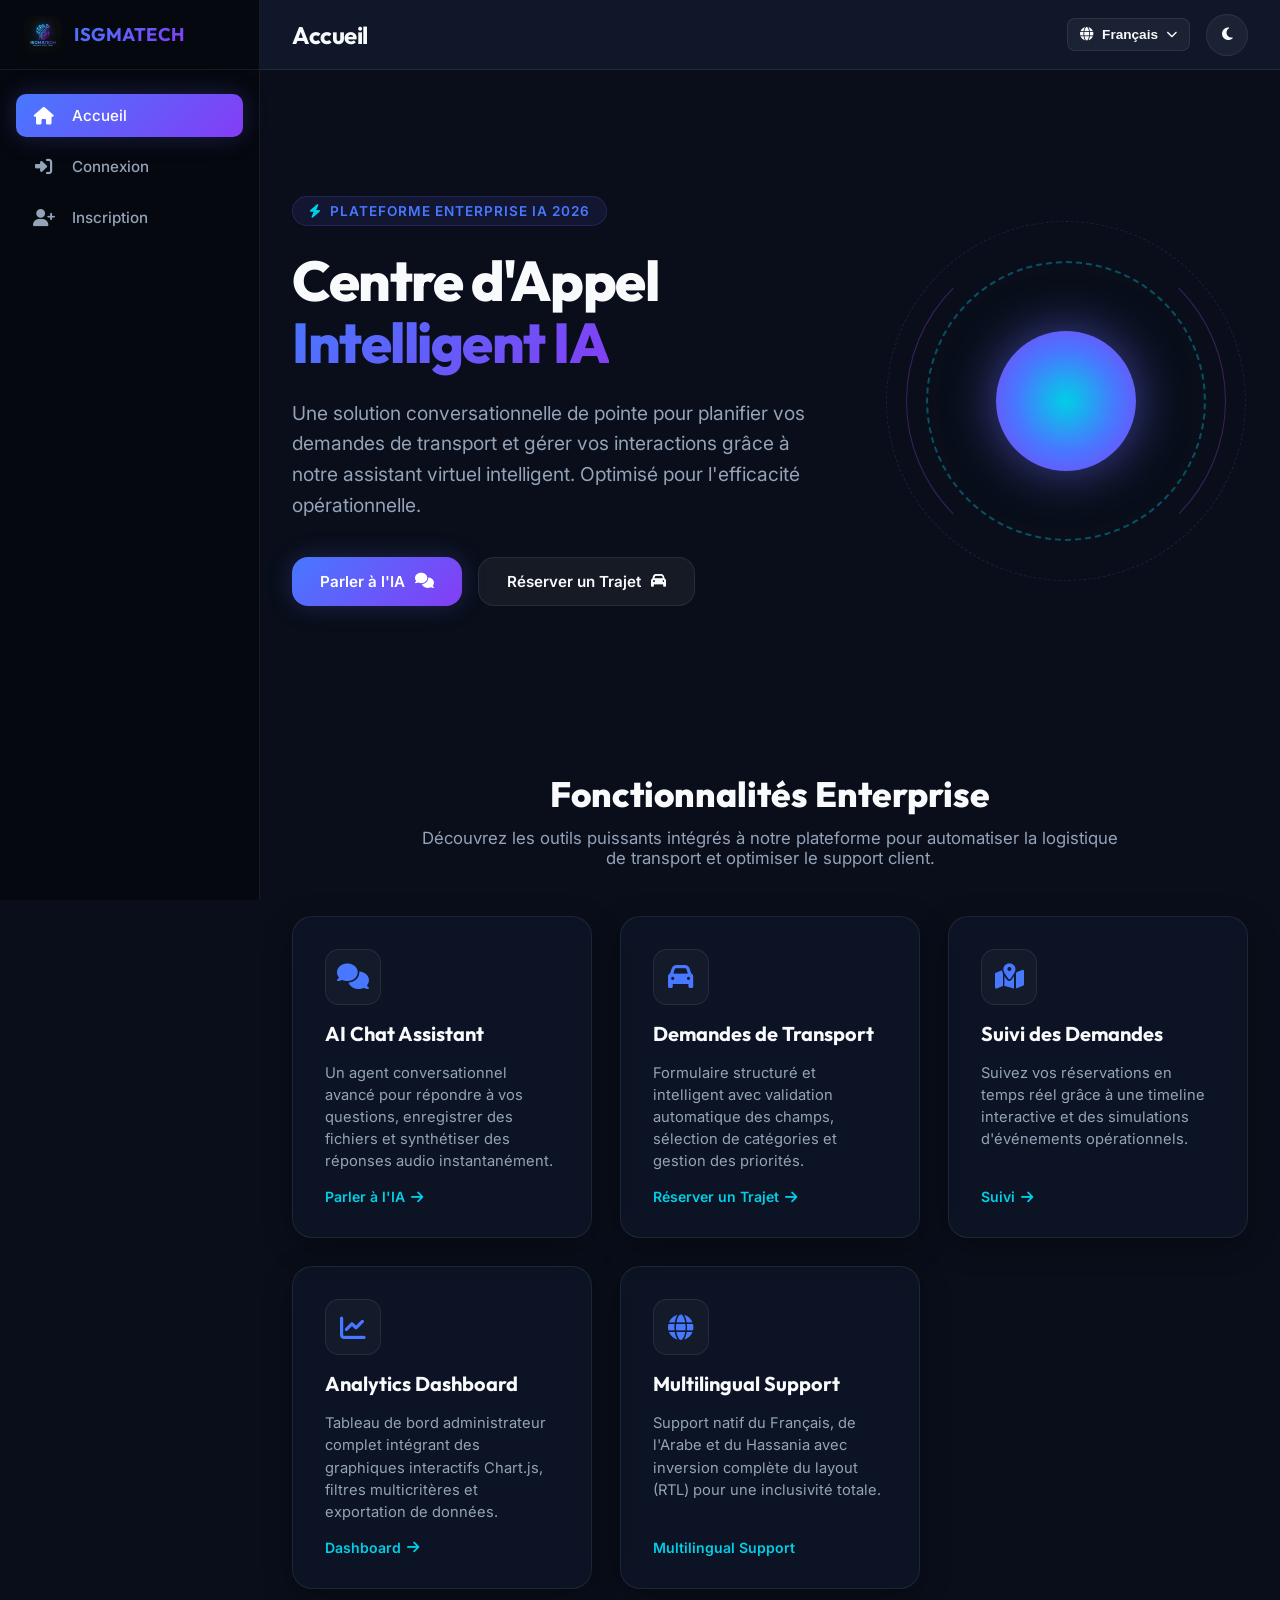
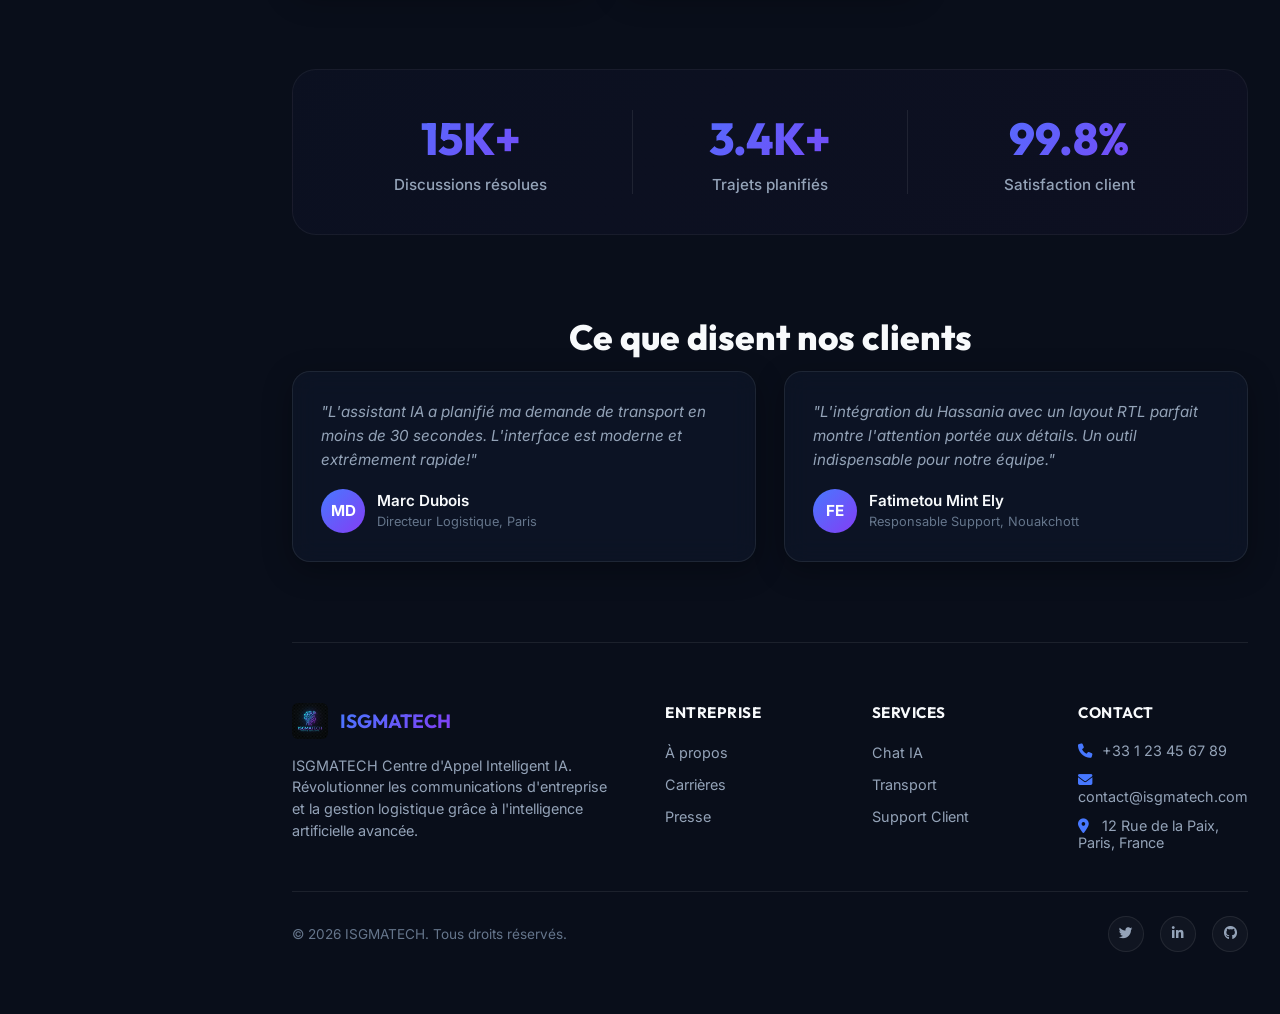
<file: frontend/index.html>
<!DOCTYPE html>
<html lang="fr">
<head>
  <meta charset="UTF-8">
  <meta name="viewport" content="width=device-width, initial-scale=1.0">
  <meta name="description" content="Centre d'Appel Intelligent IA - Solution moderne de communication et de transport propulsée par l'intelligence artificielle.">
  <title>Accueil - Centre d'Appel Intelligent IA</title>
  
  <!-- Font Awesome for Icons -->
  <link rel="stylesheet" href="https://cdnjs.cloudflare.com/ajax/libs/font-awesome/6.4.0/css/all.min.css" integrity="sha512-iecdLmaskl7CVkqkXNQ/ZH/XLlvWZOJyj7Yy7tcenmpD1ypASozpmT/E0iPtmFIB46ZmdtAc9eNBvH0H/ZpiBw==" crossorigin="anonymous" referrerpolicy="no-referrer" />
  
  <!-- Global Stylesheet -->
  <link rel="stylesheet" href="css/style.css">
</head>
<body>

  <div class="app-container">
    
    <!-- Navigation Sidebar (Mounted dynamically by main.js) -->
    <aside class="sidebar" id="sidebar"></aside>

    <!-- Main Content Area -->
    <main class="main-content">
      
      <!-- Top Header (Mounted dynamically by main.js) -->
      <header class="top-header"></header>

      <div class="content-body">
        
        <!-- Hero Section -->
        <section class="hero-section">
          <div class="hero-content">
            <div class="hero-tag">
              <i class="fa-solid fa-bolt" style="color: var(--accent-cyan);"></i>
              <span data-i18n="hero-badge">Plateforme Enterprise IA 2026</span>
            </div>
            <h1 class="hero-title">
              <span data-i18n="hero-title-1">Centre d'Appel</span> <br>
              <span class="text-gradient" data-i18n="hero-title-2">Intelligent IA</span>
            </h1>
            <p class="hero-subtitle" data-i18n="hero-subtitle">
              Une solution conversationnelle de pointe pour planifier vos demandes de transport et gérer vos interactions grâce à notre assistant virtuel intelligent. Optimisé pour l'efficacité opérationnelle.
            </p>
            <div class="hero-actions">
              <a href="chat.html" class="btn btn-primary">
                <span data-i18n="hero-cta-start">Parler à l'IA</span>
                <i class="fa-solid fa-comments"></i>
              </a>
              <a href="transport.html" class="btn btn-secondary">
                <span data-i18n="hero-cta-transport">Réserver un Trajet</span>
                <i class="fa-solid fa-car"></i>
              </a>
            </div>
          </div>
          
          <div class="hero-visual">
            <div class="ai-orb-container">
              <div class="ai-orb-core"></div>
              <div class="ai-orb-ring-1"></div>
              <div class="ai-orb-ring-2"></div>
              <div class="ai-orb-ring-3"></div>
            </div>
          </div>
        </section>

        <!-- Feature Grid Section -->
        <section style="margin-top: 40px;">
          <h2 class="home-section-title" data-i18n="features-section-title">Fonctionnalités Enterprise</h2>
          <p class="home-section-subtitle" data-i18n="features-section-subtitle">
            Découvrez les outils puissants intégrés à notre plateforme pour automatiser la logistique de transport et optimiser le support client.
          </p>
          
          <div class="features-grid">
            <!-- 1. AI Chat Assistant -->
            <div class="glass-card feature-glass-card" onclick="window.location.href='chat.html'">
              <div class="feature-icon-wrapper">
                <i class="fa-solid fa-comments"></i>
              </div>
              <h3 data-i18n="feature-chat-title">AI Chat Assistant</h3>
              <p data-i18n="feature-chat-desc">Un agent conversationnel avancé pour répondre à vos questions, enregistrer des fichiers et synthétiser des réponses audio instantanément.</p>
              <a href="chat.html" class="feature-link">
                <span data-i18n="hero-cta-start">Parler à l'IA</span> <i class="fa-solid fa-arrow-right"></i>
              </a>
            </div>

            <!-- 2. Transport Requests -->
            <div class="glass-card feature-glass-card" onclick="window.location.href='transport.html'">
              <div class="feature-icon-wrapper">
                <i class="fa-solid fa-car"></i>
              </div>
              <h3 data-i18n="feature-transport-title">Demandes de Transport</h3>
              <p data-i18n="feature-transport-desc">Formulaire structuré et intelligent avec validation automatique des champs, sélection de catégories et gestion des priorités.</p>
              <a href="transport.html" class="feature-link">
                <span data-i18n="hero-cta-transport">Réserver un Trajet</span> <i class="fa-solid fa-arrow-right"></i>
              </a>
            </div>

            <!-- 3. Request Tracking -->
            <div class="glass-card feature-glass-card" onclick="window.location.href='suivi.html'">
              <div class="feature-icon-wrapper">
                <i class="fa-solid fa-map-location-dot"></i>
              </div>
              <h3 data-i18n="feature-tracking-title">Suivi des Demandes</h3>
              <p data-i18n="feature-tracking-desc">Suivez vos réservations en temps réel grâce à une timeline interactive et des simulations d'événements opérationnels.</p>
              <a href="suivi.html" class="feature-link">
                <span data-i18n="nav-tracking">Suivi</span> <i class="fa-solid fa-arrow-right"></i>
              </a>
            </div>

            <!-- 4. Analytics Dashboard -->
            <div class="glass-card feature-glass-card" onclick="window.location.href='dashboard.html'">
              <div class="feature-icon-wrapper">
                <i class="fa-solid fa-chart-line"></i>
              </div>
              <h3 data-i18n="feature-analytics-title">Analytics Dashboard</h3>
              <p data-i18n="feature-analytics-desc">Tableau de bord administrateur complet intégrant des graphiques interactifs Chart.js, filtres multicritères et exportation de données.</p>
              <a href="dashboard.html" class="feature-link">
                <span data-i18n="nav-dashboard">Dashboard</span> <i class="fa-solid fa-arrow-right"></i>
              </a>
            </div>

            <!-- 5. Multilingual Support -->
            <div class="glass-card feature-glass-card">
              <div class="feature-icon-wrapper">
                <i class="fa-solid fa-globe"></i>
              </div>
              <h3 data-i18n="feature-lang-title">Multilingual Support</h3>
              <p data-i18n="feature-lang-desc">Support natif du Français, de l'Arabe et du Hassania avec inversion complète du layout (RTL) pour une inclusivité totale.</p>
              <span class="feature-link" style="cursor: default; pointer-events: none;">
                <span data-i18n="feature-lang-title">Multilingual Support</span>
              </span>
            </div>
          </div>
        </section>

        <!-- Statistics Preview Section -->
        <section class="stats-preview-grid">
          <div class="stat-preview-item">
            <span class="stat-preview-number" data-i18n="stats-conversations">15K+</span>
            <span class="stat-preview-label" data-i18n="stats-conversations-label">Discussions résolues</span>
          </div>
          <div class="stat-preview-item" style="border-left: 1px solid var(--border-color); border-right: 1px solid var(--border-color);">
            <span class="stat-preview-number" data-i18n="stats-requests">3.4K+</span>
            <span class="stat-preview-label" data-i18n="stats-requests-label">Trajets planifiés</span>
          </div>
          <div class="stat-preview-item">
            <span class="stat-preview-number" data-i18n="stats-satisfaction">99.8%</span>
            <span class="stat-preview-label" data-i18n="stats-satisfaction-label">Satisfaction client</span>
          </div>
        </section>

        <!-- Testimonials Section -->
        <section style="margin-bottom: 60px;">
          <h2 class="home-section-title" data-i18n="testimonials-section-title">Ce que disent nos clients</h2>
          <div class="testimonials-grid">
            <div class="glass-card testimonial-card">
              <p class="testimonial-quote" data-i18n="testi-quote-1">"L'assistant IA a planifié ma demande de transport en moins de 30 secondes. L'interface est moderne et extrêmement rapide!"</p>
              <div class="testimonial-author">
                <div class="testimonial-avatar">MD</div>
                <div class="testimonial-details">
                  <h4 data-i18n="testi-author-1">Marc Dubois</h4>
                  <span data-i18n="testi-role-1">Directeur Logistique, Paris</span>
                </div>
              </div>
            </div>
            
            <div class="glass-card testimonial-card">
              <p class="testimonial-quote" data-i18n="testi-quote-2">"L'intégration du Hassania avec un layout RTL parfait montre l'attention portée aux détails. Un outil indispensable pour notre équipe."</p>
              <div class="testimonial-author">
                <div class="testimonial-avatar">FE</div>
                <div class="testimonial-details">
                  <h4 data-i18n="testi-author-2">Fatimetou Mint Ely</h4>
                  <span data-i18n="testi-role-2">Responsable Support, Nouakchott</span>
                </div>
              </div>
            </div>
          </div>
        </section>

        <!-- Footer -->
        <footer class="enterprise-footer">
          <div class="footer-top">
            <div class="footer-brand">
              <div class="footer-logo">
                <img src="assets/images/logo.png" alt="ISGMATECH Logo">
                <span>ISGMATECH</span>
              </div>
              <p data-i18n="footer-desc">ISGMATECH Centre d'Appel Intelligent IA. Révolutionner les communications d'entreprise et la gestion logistique grâce à l'intelligence artificielle avancée.</p>
            </div>
            <div class="footer-column">
              <h4 data-i18n="footer-col-company">Entreprise</h4>
              <ul>
                <li><a href="#" data-i18n="footer-link-about">À propos</a></li>
                <li><a href="#" data-i18n="footer-link-careers">Carrières</a></li>
                <li><a href="#" data-i18n="footer-link-press">Presse</a></li>
              </ul>
            </div>
            <div class="footer-column">
              <h4 data-i18n="footer-col-services">Services</h4>
              <ul>
                <li><a href="chat.html" data-i18n="nav-chat">Chat IA</a></li>
                <li><a href="transport.html" data-i18n="nav-transport">Transport</a></li>
                <li><a href="#" data-i18n="footer-link-support">Support Client</a></li>
              </ul>
            </div>
            <div class="footer-column">
              <h4 data-i18n="footer-col-contact">Contact</h4>
              <div class="footer-contact-info">
                <div><i class="fa-solid fa-phone"></i> <span data-i18n="footer-phone">+33 1 23 45 67 89</span></div>
                <div><i class="fa-solid fa-envelope"></i> <span data-i18n="footer-email">contact@isgmatech.com</span></div>
                <div><i class="fa-solid fa-location-dot"></i> <span data-i18n="footer-address">12 Rue de la Paix, Paris, France</span></div>
              </div>
            </div>
          </div>
          
          <div class="footer-bottom">
            <div data-i18n="footer-copyright">© 2026 ISGMATECH. Tous droits réservés.</div>
            <div class="footer-socials">
              <a href="#" class="footer-social-link"><i class="fa-brands fa-twitter"></i></a>
              <a href="#" class="footer-social-link"><i class="fa-brands fa-linkedin-in"></i></a>
              <a href="#" class="footer-social-link"><i class="fa-brands fa-github"></i></a>
            </div>
          </div>
        </footer>

      </div>
    </main>

  </div>

  <!-- Toast Notification Container -->
  <div id="toast-container"></div>

  <!-- Global scripts -->
  <script src="js/translations.js"></script>
  <script src="js/auth.js"></script>
  <script src="js/main.js"></script>
</body>
</html>
</file>
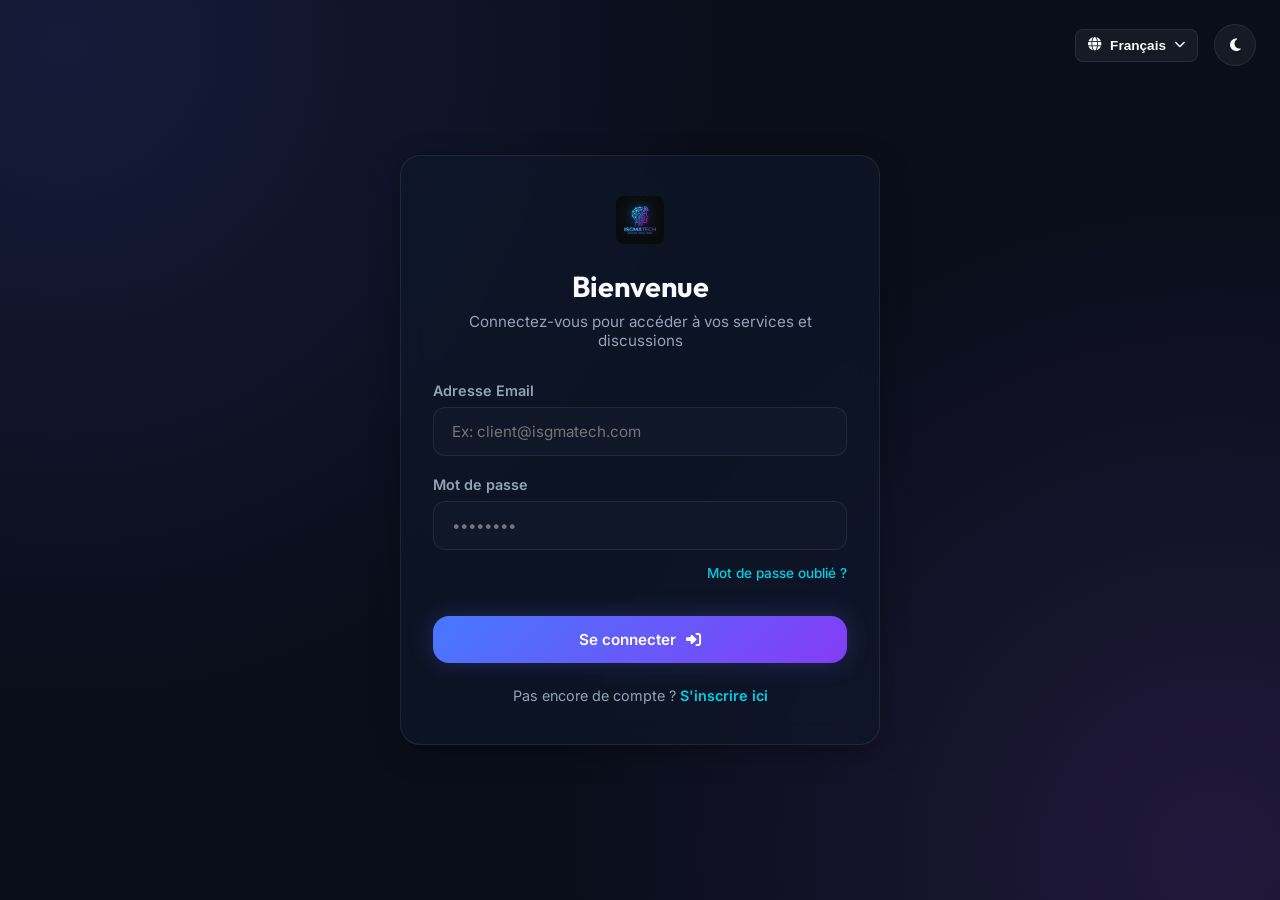
<file: frontend/chat.html>
<!DOCTYPE html>
<html lang="fr">
<head>
  <meta charset="UTF-8">
  <meta name="viewport" content="width=device-width, initial-scale=1.0">
  <meta name="description" content="Interface de discussion en temps réel avec l'IA du Centre d'Appel.">
  <title>Chat IA - Centre d'Appel Intelligent IA</title>
  
  <!-- Font Awesome for Icons -->
  <link rel="stylesheet" href="https://cdnjs.cloudflare.com/ajax/libs/font-awesome/6.4.0/css/all.min.css" integrity="sha512-iecdLmaskl7CVkqkXNQ/ZH/XLlvWZOJyj7Yy7tcenmpD1ypASozpmT/E0iPtmFIB46ZmdtAc9eNBvH0H/ZpiBw==" crossorigin="anonymous" referrerpolicy="no-referrer" />
  
  <!-- Global Stylesheet -->
  <link rel="stylesheet" href="css/style.css">
</head>
<body>

  <div class="app-container">
    
    <!-- Navigation Sidebar (Mounted dynamically by main.js) -->
    <aside class="sidebar" id="sidebar"></aside>

    <!-- Main Content Area -->
    <main class="main-content">
      
      <!-- Top Header (Mounted dynamically by main.js) -->
      <header class="top-header"></header>

      <div class="content-body">
        <div class="chat-wrapper">
          
          <!-- Chat Messages Box -->
          <div class="chat-box" id="chatBox">
            <!-- Simulated greeting from IA -->
            <div class="chat-message ai">
              <div class="chat-bubble">
                <span data-i18n="chat-welcome">Bonjour ! Je suis l'assistant virtuel ISGMATECH. Comment puis-je vous aider aujourd'hui ? Vous pouvez me poser des questions ou me demander de planifier un transport.</span>
                <button class="ai-message-tts" onclick="speakMessage(this)" title="Écouter le message">
                  <i class="fa-solid fa-volume-high"></i>
                </button>
              </div>
              <div class="chat-meta">IA • <span style="font-style: italic;">justnow</span></div>
            </div>
          </div>

          <!-- Attachment Preview Container -->
          <div id="attachmentPreview" style="display: none;">
            <!-- Rendered dynamically by chat.js -->
          </div>

          <!-- Suggestion Chips Container -->
          <div class="suggestion-chips" id="suggestionChips">
            <button class="chip-btn" data-prompt-key="chat-suggest-1" data-i18n="chat-suggest-1">Planifier un transport VIP</button>
            <button class="chip-btn" data-prompt-key="chat-suggest-2" data-i18n="chat-suggest-2">Où en est ma demande ?</button>
            <button class="chip-btn" data-prompt-key="chat-suggest-3" data-i18n="chat-suggest-3">Comment fonctionne le dashboard ?</button>
            <button class="chip-btn" data-prompt-key="chat-suggest-4" data-i18n="chat-suggest-4">Contacter un agent humain</button>
          </div>

          <!-- Chat Input Controls -->
          <div class="chat-controls">
            <div class="chat-input-container">
              <input type="text" id="chatInput" class="chat-input" placeholder="Écrivez votre message ici..." aria-label="Message pour l'IA" data-i18n="chat-input-placeholder">
              <div class="chat-input-buttons">
                
                <!-- Attachment Button -->
                <button type="button" id="attachBtn" class="chat-btn" title="Joindre un fichier">
                  <i class="fa-solid fa-paperclip"></i>
                </button>
                <input type="file" id="fileInput" style="display: none;">

                <!-- Microphone Button for Simulated Voice Input -->
                <button type="button" id="micBtn" class="chat-btn chat-btn-mic" title="Entrée vocale">
                  <i class="fa-solid fa-microphone"></i>
                </button>

              </div>
            </div>
            
            <!-- Send Button -->
            <button type="button" id="sendBtn" class="chat-btn chat-btn-send" title="Envoyer le message">
              <i class="fa-solid fa-paper-plane"></i>
            </button>
          </div>

        </div>
      </div>
    </main>

  </div>

  <!-- Toast Notification Container -->
  <div id="toast-container"></div>

  <!-- Global modules -->
  <script src="js/translations.js"></script>
  <script src="js/auth.js"></script>
  <script src="js/main.js"></script>
  
  <!-- Chat Page specific module -->
  <script src="js/chat.js"></script>
</body>
</html>
</file>
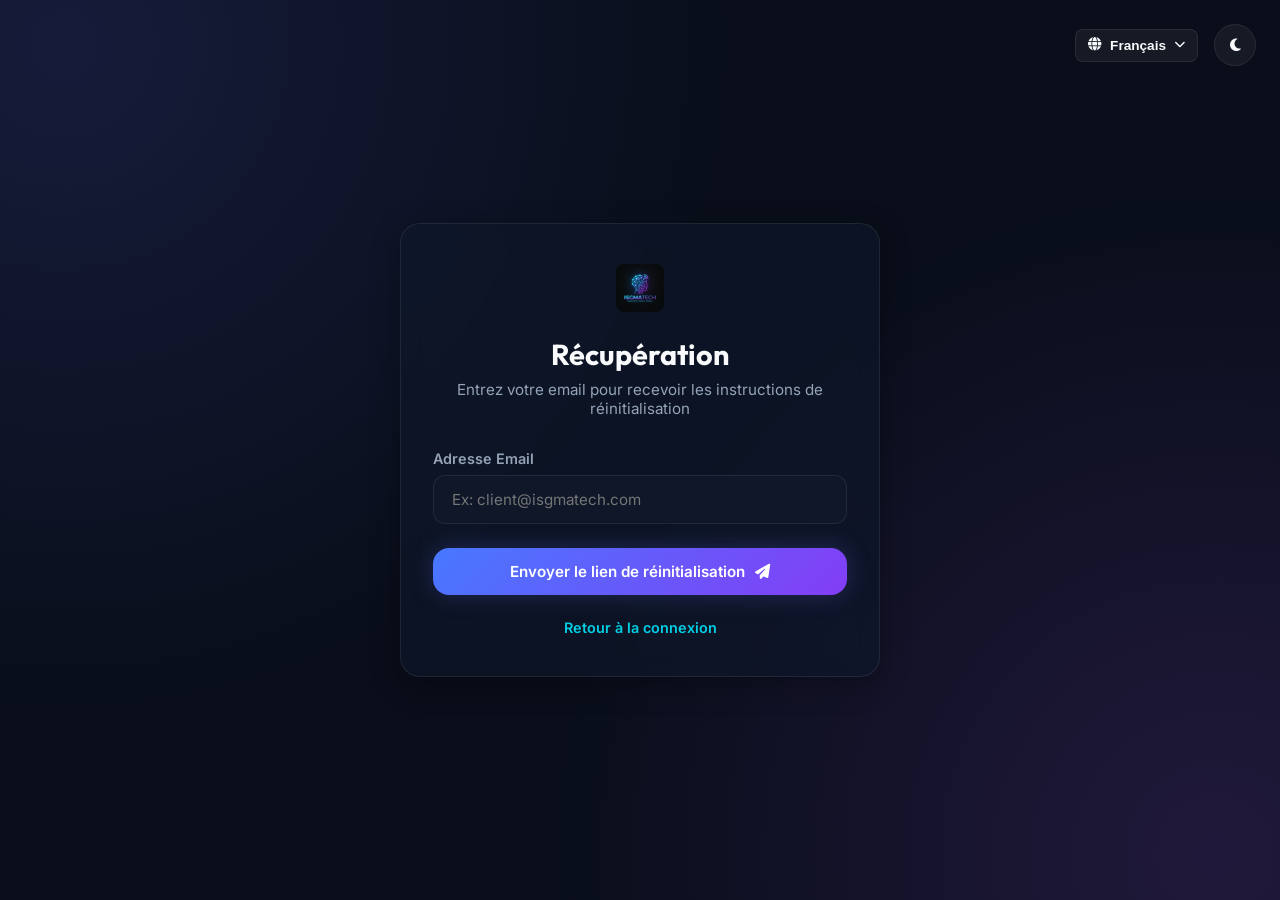
<file: frontend/forgot-password.html>
<!DOCTYPE html>
<html lang="fr">
<head>
  <meta charset="UTF-8">
  <meta name="viewport" content="width=device-width, initial-scale=1.0">
  <meta name="description" content="Récupérer le mot de passe sur la plateforme ISGMATECH - Centre d'Appel Intelligent IA.">
  <title>Mot de passe oublié - ISGMATECH</title>
  
  <!-- Font Awesome for Icons -->
  <link rel="stylesheet" href="https://cdnjs.cloudflare.com/ajax/libs/font-awesome/6.4.0/css/all.min.css" integrity="sha512-iecdLmaskl7CVkqkXNQ/ZH/XLlvWZOJyj7Yy7tcenmpD1ypASozpmT/E0iPtmFIB46ZmdtAc9eNBvH0H/ZpiBw==" crossorigin="anonymous" referrerpolicy="no-referrer" />
  
  <!-- Global Stylesheet -->
  <link rel="stylesheet" href="css/style.css">
</head>
<body class="auth-body">

  <!-- Top bar actions: Language & Theme -->
  <div style="position: absolute; top: 24px; right: 24px; left: 24px; display: flex; justify-content: flex-end; gap: 16px; align-items: center; z-index: 10;">
    <div class="lang-switcher-container">
      <button class="lang-btn" id="langDropdownBtn">
        <i class="fa-solid fa-globe"></i>
        <span>Français</span>
        <i class="fa-solid fa-chevron-down" style="font-size: 0.7rem;"></i>
      </button>
      <div class="lang-dropdown" id="langDropdown">
        <button class="lang-option" data-lang="fr">
          <span>Français</span>
        </button>
        <button class="lang-option" data-lang="ar">
          <span>العربية</span>
        </button>
        <button class="lang-option" data-lang="hr">
          <span>الحسانية</span>
        </button>
      </div>
    </div>
    <button class="theme-toggle" id="themeToggleBtn" style="width: 42px; height: 42px; padding: 0; border-radius: 50%;">
      <i class="fa-solid fa-moon"></i>
    </button>
  </div>

  <div class="auth-container">
    <div class="glass-card auth-card">
      
      <!-- Logo Section -->
      <div class="auth-logo">
        <img src="assets/images/logo.png" alt="ISGMATECH Logo">
      </div>

      <div class="auth-header">
        <h1 data-i18n="auth-forgot-title">Récupération</h1>
        <p data-i18n="auth-forgot-subtitle">Entrez votre email pour recevoir les instructions de réinitialisation</p>
      </div>

      <form id="forgotForm" novalidate>
        
        <!-- Email Input -->
        <div class="form-group" style="margin-bottom: 24px;">
          <label for="email" data-i18n="auth-label-email">Adresse Email</label>
          <input type="email" id="email" placeholder="Ex: client@isgmatech.com" required>
        </div>

        <!-- Submit Button -->
        <button type="submit" class="btn btn-primary" style="width: 100%;">
          <span data-i18n="auth-btn-reset">Envoyer le lien de réinitialisation</span>
          <i class="fa-solid fa-paper-plane"></i>
        </button>

      </form>

      <!-- Auth Footer Link -->
      <div class="auth-footer-links">
        <a href="login.html" data-i18n="auth-back-login">Retour à la connexion</a>
      </div>

    </div>
  </div>

  <!-- Toast Notification Container -->
  <div id="toast-container"></div>

  <!-- Shared modules -->
  <script src="js/translations.js"></script>
  <script src="js/auth.js"></script>
  <script src="js/main.js"></script>

  <!-- Page specific script logic -->
  <script>
    document.addEventListener('DOMContentLoaded', () => {
      const forgotForm = document.getElementById('forgotForm');
      
      forgotForm.addEventListener('submit', (e) => {
        e.preventDefault();
        
        const email = document.getElementById('email').value.trim();
        
        if (!email) {
          const emailErr = window.i18n.currentLang === 'fr' 
            ? "Veuillez entrer votre adresse email." 
            : "يرجى كتابة بريدك الإلكتروني.";
          window.showToast(emailErr, "danger");
          return;
        }
        
        if (!email.includes('@')) {
          const formatErr = window.i18n.currentLang === 'fr' 
            ? "Veuillez entrer une adresse email valide." 
            : "يرجى كتابة بريد إلكتروني صحيح.";
          window.showToast(formatErr, "danger");
          return;
        }
        
        const successMsg = window.i18n.currentLang === 'fr'
          ? "Si cet email existe, un lien de réinitialisation vous a été envoyé !"
          : "إذا كان البريد مسجلاً لدينا، فقد أرسلنا لك رابط استعادة كلمة السر!";
          
        window.showToast(successMsg, "success");
        
        setTimeout(() => {
          window.location.href = "login.html";
        }, 3000);
      });
    });
  </script>
</body>
</html>
</file>
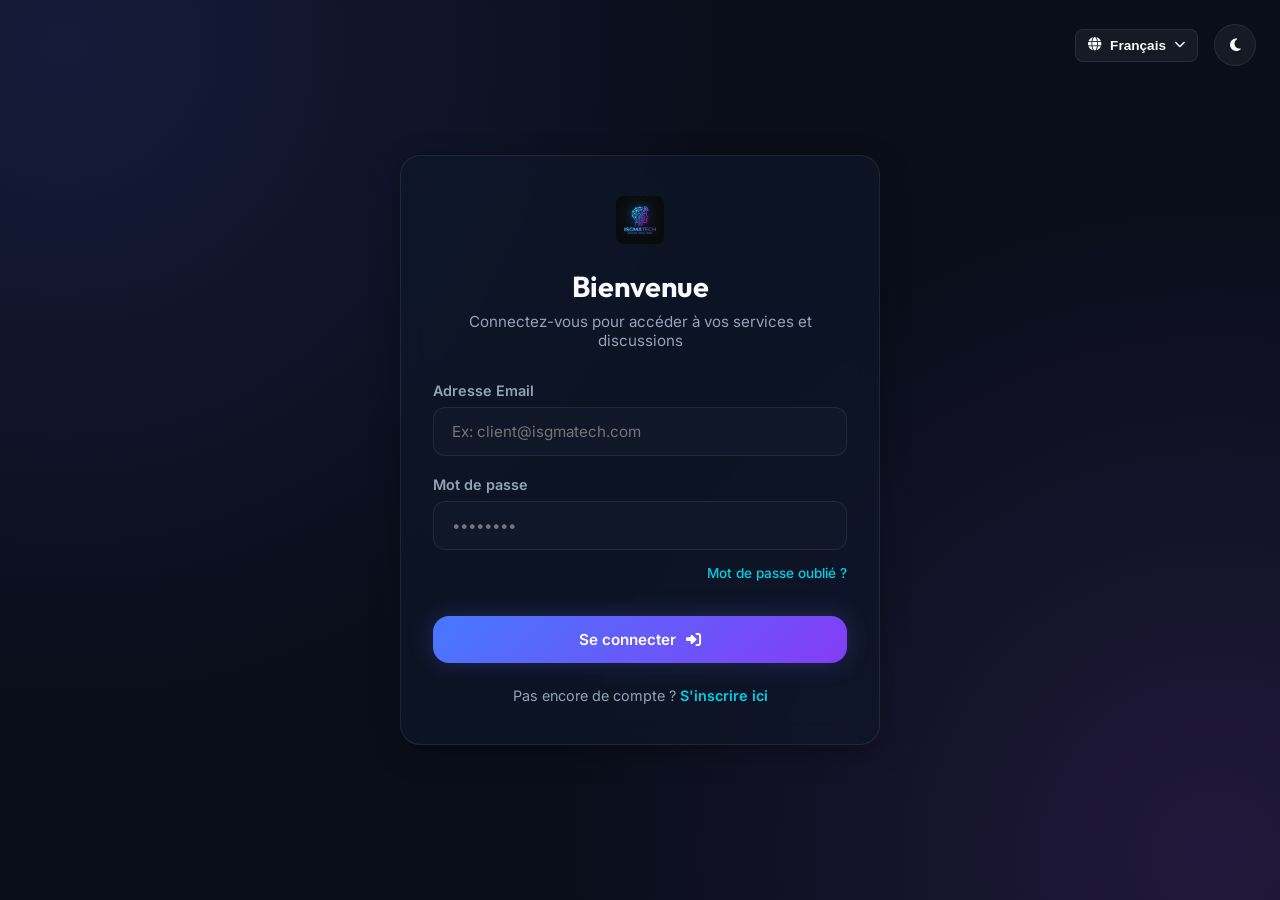
<file: frontend/login.html>
<!DOCTYPE html>
<html lang="fr">
<head>
  <meta charset="UTF-8">
  <meta name="viewport" content="width=device-width, initial-scale=1.0">
  <meta name="description" content="Se connecter à la plateforme ISGMATECH - Centre d'Appel Intelligent IA.">
  <title>Connexion - ISGMATECH</title>
  
  <!-- Font Awesome for Icons -->
  <link rel="stylesheet" href="https://cdnjs.cloudflare.com/ajax/libs/font-awesome/6.4.0/css/all.min.css" integrity="sha512-iecdLmaskl7CVkqkXNQ/ZH/XLlvWZOJyj7Yy7tcenmpD1ypASozpmT/E0iPtmFIB46ZmdtAc9eNBvH0H/ZpiBw==" crossorigin="anonymous" referrerpolicy="no-referrer" />
  
  <!-- Global Stylesheet -->
  <link rel="stylesheet" href="css/style.css">
</head>
<body class="auth-body">

  <!-- Top bar actions: Language & Theme -->
  <div style="position: absolute; top: 24px; right: 24px; left: 24px; display: flex; justify-content: flex-end; gap: 16px; align-items: center; z-index: 10;">
    <div class="lang-switcher-container">
      <button class="lang-btn" id="langDropdownBtn">
        <i class="fa-solid fa-globe"></i>
        <span>Français</span>
        <i class="fa-solid fa-chevron-down" style="font-size: 0.7rem;"></i>
      </button>
      <div class="lang-dropdown" id="langDropdown">
        <button class="lang-option" data-lang="fr">
          <span>Français</span>
        </button>
        <button class="lang-option" data-lang="ar">
          <span>العربية</span>
        </button>
        <button class="lang-option" data-lang="hr">
          <span>الحسانية</span>
        </button>
      </div>
    </div>
    <button class="theme-toggle" id="themeToggleBtn" style="width: 42px; height: 42px; padding: 0; border-radius: 50%;">
      <i class="fa-solid fa-moon"></i>
    </button>
  </div>

  <div class="auth-container">
    <div class="glass-card auth-card">
      
      <!-- Logo Section -->
      <div class="auth-logo">
        <img src="assets/images/logo.png" alt="ISGMATECH Logo">
      </div>

      <div class="auth-header">
        <h1 data-i18n="auth-login-title">Bienvenue</h1>
        <p data-i18n="auth-login-subtitle">Connectez-vous pour accéder à vos services et discussions</p>
      </div>

      <form id="loginForm" novalidate>
        
        <!-- Email Input -->
        <div class="form-group">
          <label for="email" data-i18n="auth-label-email">Adresse Email</label>
          <input type="email" id="email" placeholder="Ex: client@isgmatech.com" required>
        </div>

        <!-- Password Input -->
        <div class="form-group" style="margin-bottom: 12px;">
          <label for="password" data-i18n="auth-label-password">Mot de passe</label>
          <input type="password" id="password" placeholder="••••••••" required>
        </div>

        <!-- Forgot Password Link -->
        <div style="text-align: right; margin-bottom: 24px;">
          <a href="forgot-password.html" class="text-link" style="font-size: 0.85rem; color: var(--accent-cyan); text-decoration: none; font-weight: 500;" data-i18n="auth-forgot-password">
            Mot de passe oublié ?
          </a>
        </div>

        <!-- Submit Button -->
        <button type="submit" class="btn btn-primary" style="width: 100%; margin-top: 10px;">
          <span data-i18n="auth-btn-login">Se connecter</span>
          <i class="fa-solid fa-right-to-bracket"></i>
        </button>

      </form>

      <!-- Auth Footer Link -->
      <div class="auth-footer-links">
        <span data-i18n="auth-no-account">Pas encore de compte ?</span>
        <a href="register.html" data-i18n="auth-link-register">S'inscrire ici</a>
      </div>

    </div>
  </div>

  <!-- Toast Notification Container -->
  <div id="toast-container"></div>

  <!-- Shared modules -->
  <script src="js/translations.js"></script>
  <script src="js/auth.js"></script>
  <script src="js/main.js"></script>

  <!-- Login page-specific script logic -->
  <script>
    document.addEventListener('DOMContentLoaded', () => {
      const loginForm = document.getElementById('loginForm');
      
      loginForm.addEventListener('submit', (e) => {
        e.preventDefault();
        
        const email = document.getElementById('email').value.trim();
        const password = document.getElementById('password').value;
        
        if (!email || !password) {
          const errMsg = window.i18n.currentLang === 'fr' 
            ? "Voulez-vous remplir tous les champs." 
            : "يرجى ملء جميع الحقول المطلوبة.";
          window.showToast(errMsg, "danger");
          return;
        }
        
        const response = window.auth.login(email, password);
        
        if (response.success) {
          const successMsg = window.i18n.currentLang === 'fr'
            ? "Connexion réussie ! Redirection..."
            : "تم تسجيل الدخول بنجاح! جاري التوجيه...";
            
          window.showToast(successMsg, "success");
          
          setTimeout(() => {
            if (response.user.role === 'Administrator') {
              window.location.href = "dashboard.html";
            } else {
              window.location.href = "index.html";
            }
          }, 1000);
        } else {
          window.showToast(response.message, "danger");
        }
      });
    });
  </script>
</body>
</html>
</file>
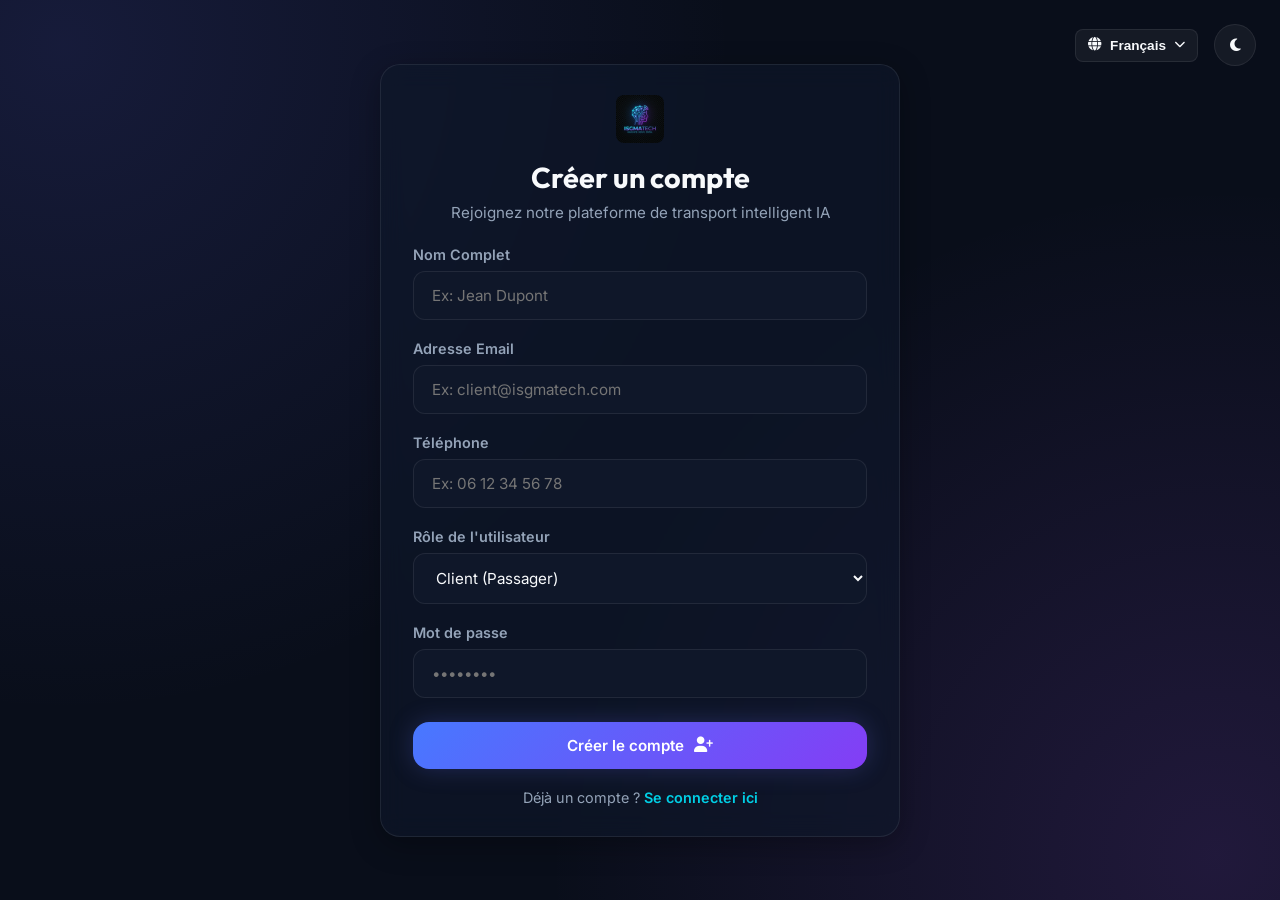
<file: frontend/register.html>
<!DOCTYPE html>
<html lang="fr">
<head>
  <meta charset="UTF-8">
  <meta name="viewport" content="width=device-width, initial-scale=1.0">
  <meta name="description" content="Créer un compte sur la plateforme ISGMATECH - Centre d'Appel Intelligent IA.">
  <title>Inscription - ISGMATECH</title>
  
  <!-- Font Awesome for Icons -->
  <link rel="stylesheet" href="https://cdnjs.cloudflare.com/ajax/libs/font-awesome/6.4.0/css/all.min.css" integrity="sha512-iecdLmaskl7CVkqkXNQ/ZH/XLlvWZOJyj7Yy7tcenmpD1ypASozpmT/E0iPtmFIB46ZmdtAc9eNBvH0H/ZpiBw==" crossorigin="anonymous" referrerpolicy="no-referrer" />
  
  <!-- Global Stylesheet -->
  <link rel="stylesheet" href="css/style.css">
</head>
<body class="auth-body">

  <!-- Top bar actions: Language & Theme -->
  <div style="position: absolute; top: 24px; right: 24px; left: 24px; display: flex; justify-content: flex-end; gap: 16px; align-items: center; z-index: 10;">
    <div class="lang-switcher-container">
      <button class="lang-btn" id="langDropdownBtn">
        <i class="fa-solid fa-globe"></i>
        <span>Français</span>
        <i class="fa-solid fa-chevron-down" style="font-size: 0.7rem;"></i>
      </button>
      <div class="lang-dropdown" id="langDropdown">
        <button class="lang-option" data-lang="fr">
          <span>Français</span>
        </button>
        <button class="lang-option" data-lang="ar">
          <span>العربية</span>
        </button>
        <button class="lang-option" data-lang="hr">
          <span>الحسانية</span>
        </button>
      </div>
    </div>
    <button class="theme-toggle" id="themeToggleBtn" style="width: 42px; height: 42px; padding: 0; border-radius: 50%;">
      <i class="fa-solid fa-moon"></i>
    </button>
  </div>

  <div class="auth-container" style="max-width: 520px;">
    <div class="glass-card auth-card" style="padding: 30px 32px;">
      
      <!-- Logo Section -->
      <div class="auth-logo" style="margin-bottom: 16px;">
        <img src="assets/images/logo.png" alt="ISGMATECH Logo">
      </div>

      <div class="auth-header" style="margin-bottom: 24px;">
        <h1 data-i18n="auth-register-title">Créer un compte</h1>
        <p data-i18n="auth-register-subtitle">Rejoignez notre plateforme de transport intelligent IA</p>
      </div>

      <form id="registerForm" novalidate>
        
        <!-- Nom Complet Input -->
        <div class="form-group">
          <label for="name" data-i18n="auth-label-name">Nom Complet</label>
          <input type="text" id="name" placeholder="Ex: Jean Dupont" required>
        </div>

        <!-- Email Input -->
        <div class="form-group">
          <label for="email" data-i18n="auth-label-email">Adresse Email</label>
          <input type="email" id="email" placeholder="Ex: client@isgmatech.com" required>
        </div>

        <!-- Phone Input -->
        <div class="form-group">
          <label for="phone" data-i18n="auth-label-phone">Téléphone</label>
          <input type="tel" id="phone" placeholder="Ex: 06 12 34 56 78" required>
        </div>

        <!-- Role Select Input -->
        <div class="form-group">
          <label for="role" data-i18n="auth-label-role">Rôle de l'utilisateur</label>
          <select id="role" style="background: var(--bg-secondary); border: 1px solid var(--border-color); border-radius: 12px; padding: 14px 18px; color: var(--text-primary); font-family: var(--font-body); font-size: 0.95rem;">
            <option value="Client" data-i18n="auth-role-client">Client (Passager)</option>
            <option value="Administrator" data-i18n="auth-role-admin">Administrateur</option>
          </select>
        </div>

        <!-- Password Input -->
        <div class="form-group" style="margin-bottom: 24px;">
          <label for="password" data-i18n="auth-label-password">Mot de passe</label>
          <input type="password" id="password" placeholder="••••••••" required>
        </div>

        <!-- Submit Button -->
        <button type="submit" class="btn btn-primary" style="width: 100%;">
          <span data-i18n="auth-btn-register">Créer le compte</span>
          <i class="fa-solid fa-user-plus"></i>
        </button>

      </form>

      <!-- Auth Footer Link -->
      <div class="auth-footer-links" style="margin-top: 20px;">
        <span data-i18n="auth-has-account">Déjà un compte ?</span>
        <a href="login.html" data-i18n="auth-link-login">Se connecter ici</a>
      </div>

    </div>
  </div>

  <!-- Toast Notification Container -->
  <div id="toast-container"></div>

  <!-- Shared modules -->
  <script src="js/translations.js"></script>
  <script src="js/auth.js"></script>
  <script src="js/main.js"></script>

  <!-- Register page-specific script logic -->
  <script>
    document.addEventListener('DOMContentLoaded', () => {
      const registerForm = document.getElementById('registerForm');
      
      registerForm.addEventListener('submit', (e) => {
        e.preventDefault();
        
        const name = document.getElementById('name').value.trim();
        const email = document.getElementById('email').value.trim();
        const phone = document.getElementById('phone').value.trim();
        const role = document.getElementById('role').value;
        const password = document.getElementById('password').value;
        
        if (!name || !email || !phone || !password) {
          const errMsg = window.i18n.currentLang === 'fr' 
            ? "Veuillez remplir tous les champs." 
            : "يرجى ملء جميع الحقول المطلوبة.";
          window.showToast(errMsg, "danger");
          return;
        }
        
        if (password.length < 6) {
          const passMsg = window.i18n.currentLang === 'fr' 
            ? "Le mot de passe doit comporter au moins 6 caractères." 
            : "يجب أن تتكون كلمة السر من 6 أحرف على الأقل.";
          window.showToast(passMsg, "danger");
          return;
        }
        
        const response = window.auth.register(name, email, phone, role, password);
        
        if (response.success) {
          const successMsg = window.i18n.currentLang === 'fr'
            ? "Compte créé avec succès ! Redirection vers la connexion..."
            : "تم إنشاء الحساب بنجاح! جاري التوجيه لصفحة الدخول...";
            
          window.showToast(successMsg, "success");
          
          setTimeout(() => {
            window.location.href = "login.html";
          }, 1500);
        } else {
          window.showToast(response.message, "danger");
        }
      });
    });
  </script>
</body>
</html>
</file>
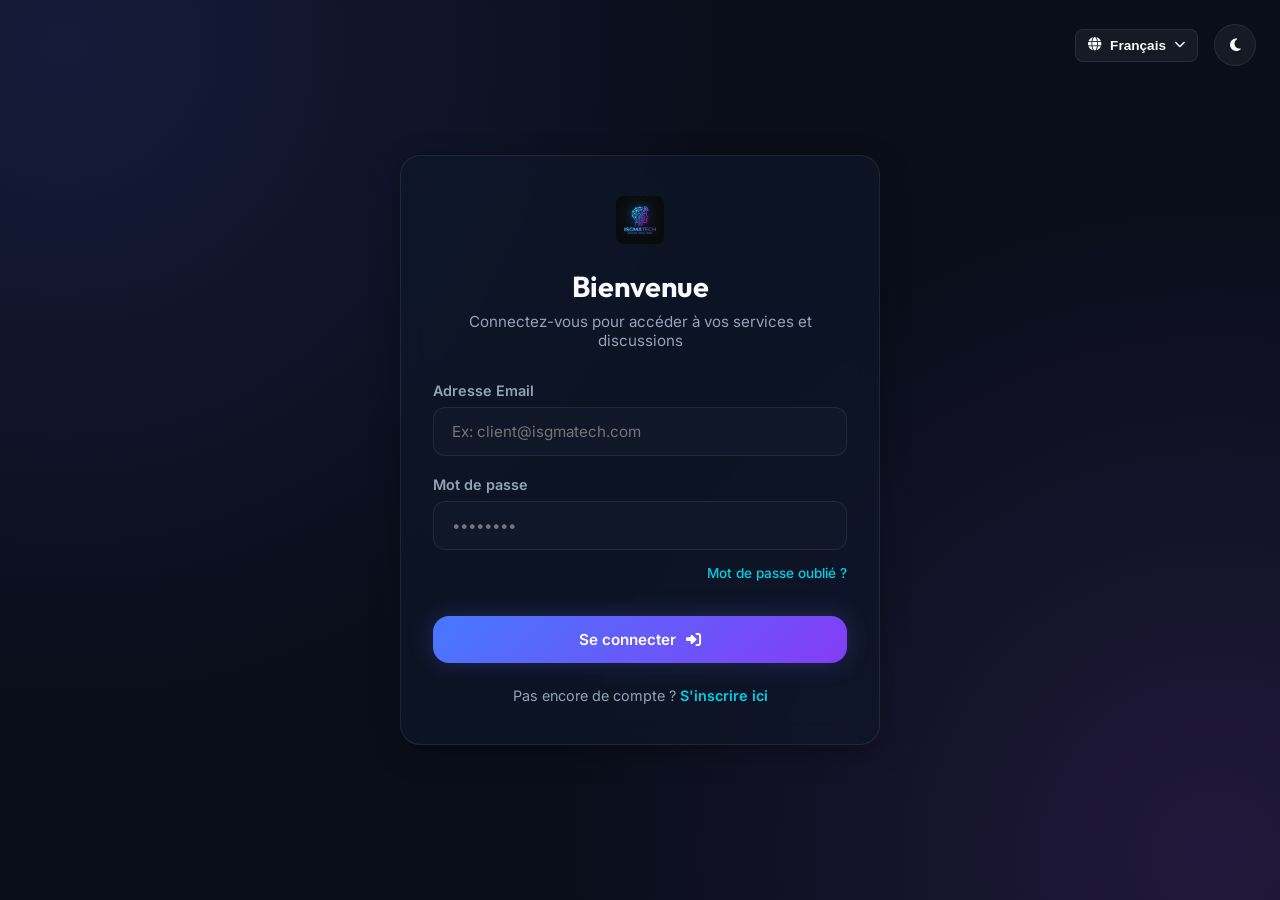
<file: frontend/suivi.html>
<!DOCTYPE html>
<html lang="fr">
<head>
  <meta charset="UTF-8">
  <meta name="viewport" content="width=device-width, initial-scale=1.0">
  <meta name="description" content="Suivi des demandes de transport du Centre d'Appel Intelligent.">
  <title>Suivi de Demande - Centre d'Appel Intelligent IA</title>
  
  <!-- Font Awesome for Icons -->
  <link rel="stylesheet" href="https://cdnjs.cloudflare.com/ajax/libs/font-awesome/6.4.0/css/all.min.css" integrity="sha512-iecdLmaskl7CVkqkXNQ/ZH/XLlvWZOJyj7Yy7tcenmpD1ypASozpmT/E0iPtmFIB46ZmdtAc9eNBvH0H/ZpiBw==" crossorigin="anonymous" referrerpolicy="no-referrer" />
  
  <!-- Global Stylesheet -->
  <link rel="stylesheet" href="css/style.css">
</head>
<body>

  <div class="app-container">
    
    <!-- Navigation Sidebar (Mounted dynamically by main.js) -->
    <aside class="sidebar" id="sidebar"></aside>

    <!-- Main Content Area -->
    <main class="main-content">
      
      <!-- Top Header (Mounted dynamically by main.js) -->
      <header class="top-header"></header>

      <div class="content-body">
        
        <!-- Header Text -->
        <div style="margin-bottom: 32px;">
          <h2 style="font-family: var(--font-title); font-size: 1.6rem; font-weight: 700; margin-bottom: 8px;" data-i18n="suivi-title">
            Suivi des Demandes
          </h2>
          <p class="subtitle" style="margin-bottom: 0;" data-i18n="suivi-subtitle">
            Consultez l'historique et l'état en temps réel de vos demandes de transport.
          </p>
        </div>

        <!-- Container for dynamically rendered transport items -->
        <div class="suivi-list-container" id="suiviList">
          
          <!-- Loading Indicator (will be replaced by suivi.js) -->
          <div style="text-align: center; padding: 48px;">
            <i class="fa-solid fa-spinner fa-spin" style="font-size: 2rem; color: var(--text-muted);"></i>
            <p style="margin-top: 12px; color: var(--text-muted);">Chargement de vos demandes...</p>
          </div>

        </div>
      </div>
    </main>

  </div>

  <!-- Toast Notification Container -->
  <div id="toast-container"></div>

  <!-- Global scripts -->
  <script src="js/translations.js"></script>
  <script src="js/auth.js"></script>
  <script src="js/main.js"></script>

  <!-- Tracking specific script -->
  <script src="js/suivi.js"></script>
</body>
</html>
</file>
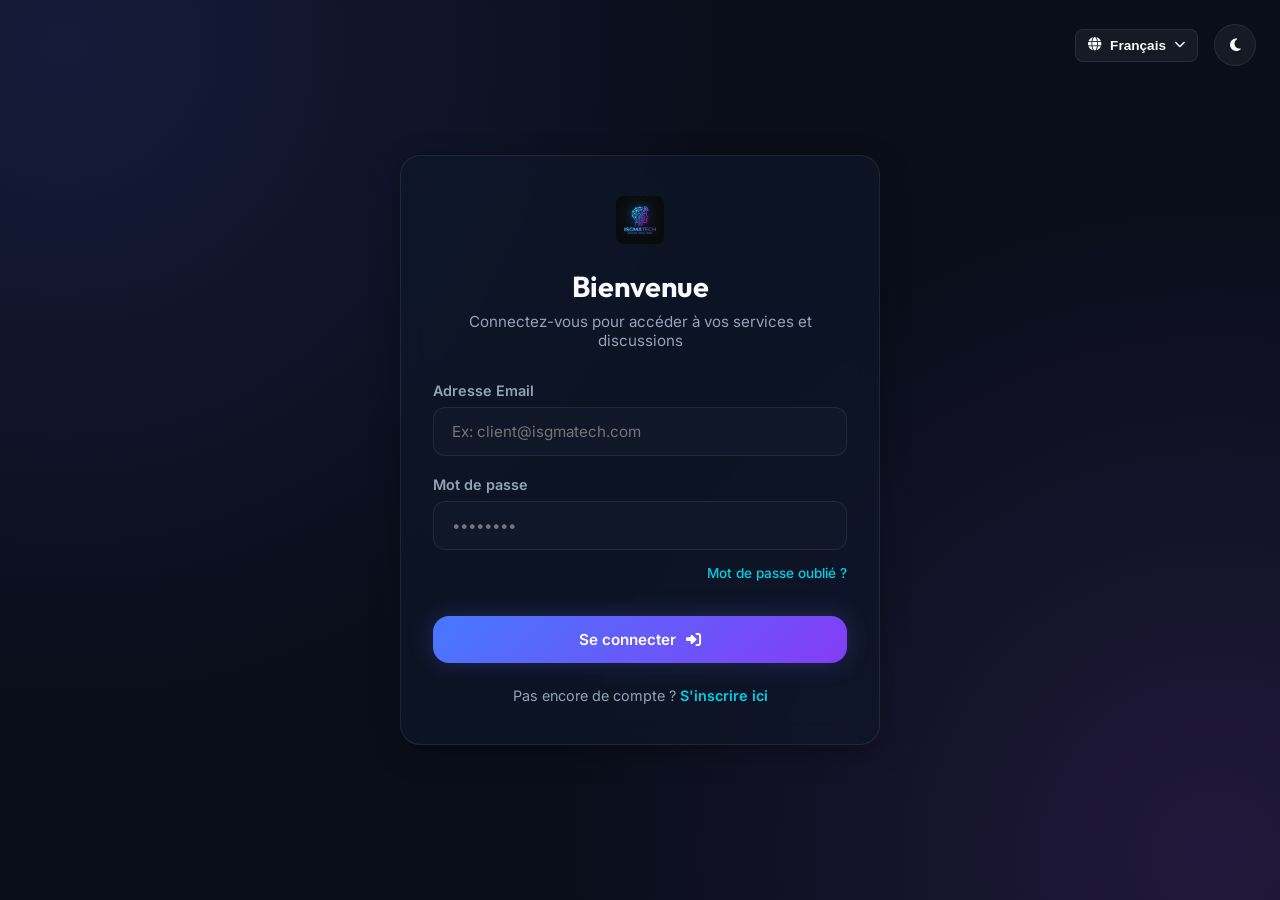
<file: frontend/transport.html>
<!DOCTYPE html>
<html lang="fr">
<head>
  <meta charset="UTF-8">
  <meta name="viewport" content="width=device-width, initial-scale=1.0">
  <meta name="description" content="Formulaire de demande de transport du Centre d'Appel Intelligent.">
  <title>Demande de Transport - Centre d'Appel Intelligent IA</title>
  
  <!-- Font Awesome for Icons -->
  <link rel="stylesheet" href="https://cdnjs.cloudflare.com/ajax/libs/font-awesome/6.4.0/css/all.min.css" integrity="sha512-iecdLmaskl7CVkqkXNQ/ZH/XLlvWZOJyj7Yy7tcenmpD1ypASozpmT/E0iPtmFIB46ZmdtAc9eNBvH0H/ZpiBw==" crossorigin="anonymous" referrerpolicy="no-referrer" />
  
  <!-- Global Stylesheet -->
  <link rel="stylesheet" href="css/style.css">
</head>
<body>

  <div class="app-container">
    
    <!-- Navigation Sidebar (Mounted dynamically by main.js) -->
    <aside class="sidebar" id="sidebar"></aside>

    <!-- Main Content Area -->
    <main class="main-content">
      
      <!-- Top Header (Mounted dynamically by main.js) -->
      <header class="top-header"></header>

      <div class="content-body">
        <div class="form-container">
          
          <div class="glass-card">
            <h2 style="font-family: var(--font-title); font-size: 1.4rem; font-weight: 700; margin-bottom: 8px;" data-i18n="trans-form-title">
              Formuler une demande de trajet
            </h2>
            <p class="subtitle" style="margin-bottom: 24px;" data-i18n="trans-form-subtitle">
              Remplissez le formulaire ci-dessous pour soumettre une demande de réservation de transport. L'administrateur validera votre demande rapidement.
            </p>

            <form id="transportForm" novalidate>
              
              <!-- Nom Complet -->
              <div class="form-group">
                <label for="fullName"><i class="fa-solid fa-user"></i> <span data-i18n="trans-label-name">Nom Complet</span></label>
                <input type="text" id="fullName" placeholder="Ex: Jean Dupont" required>
              </div>

              <!-- Téléphone -->
              <div class="form-group">
                <label for="phone"><i class="fa-solid fa-phone"></i> <span data-i18n="trans-label-phone">Numéro de Téléphone</span></label>
                <input type="tel" id="phone" placeholder="Ex: 06 12 34 56 78" required>
              </div>

              <!-- Adresse de Départ -->
              <div class="form-group">
                <label for="departure"><i class="fa-solid fa-location-dot"></i> <span data-i18n="trans-label-departure">Adresse de Départ</span></label>
                <input type="text" id="departure" placeholder="Ex: Gare de Lyon, Paris" required>
              </div>

              <!-- Destination -->
              <div class="form-group">
                <label for="destination"><i class="fa-solid fa-flag-checkered"></i> <span data-i18n="trans-label-destination">Destination (Arrivée)</span></label>
                <input type="text" id="destination" placeholder="Ex: Aéroport CDG, Roissy" required>
              </div>

              <div style="display: grid; grid-template-columns: 1fr 1fr; gap: 16px;">
                <!-- Catégorie de transport -->
                <div class="form-group">
                  <label for="category"><i class="fa-solid fa-layer-group"></i> <span data-i18n="trans-label-category">Catégorie de Transport</span></label>
                  <select id="category" style="background: var(--bg-secondary); border: 1px solid var(--border-color); border-radius: 12px; padding: 14px 18px; color: var(--text-primary); font-family: var(--font-body); font-size: 0.95rem; cursor: pointer;">
                    <option value="Standard" data-i18n="trans-cat-standard">Standard</option>
                    <option value="Confort" data-i18n="trans-cat-comfort">Confort</option>
                    <option value="VIP" data-i18n="trans-cat-vip">VIP</option>
                    <option value="Cargo" data-i18n="trans-cat-cargo">Cargo</option>
                    <option value="Medical" data-i18n="trans-cat-medical">Médical</option>
                  </select>
                </div>

                <!-- Niveau de Priorité -->
                <div class="form-group">
                  <label for="priority"><i class="fa-solid fa-circle-exclamation"></i> <span data-i18n="trans-label-priority">Niveau de Priorité</span></label>
                  <select id="priority" style="background: var(--bg-secondary); border: 1px solid var(--border-color); border-radius: 12px; padding: 14px 18px; color: var(--text-primary); font-family: var(--font-body); font-size: 0.95rem; cursor: pointer;">
                    <option value="Low" data-i18n="trans-priority-low">Faible</option>
                    <option value="Medium" data-i18n="trans-priority-medium" selected>Moyenne</option>
                    <option value="High" data-i18n="trans-priority-high">Haute</option>
                    <option value="Urgent" data-i18n="trans-priority-urgent">Urgent</option>
                  </select>
                </div>
              </div>

              <!-- Date et Heure de départ -->
              <div class="form-group" style="margin-bottom: 24px;">
                <label for="dateTime"><i class="fa-solid fa-calendar-day"></i> <span data-i18n="trans-label-datetime">Date & Heure de départ</span></label>
                <input type="datetime-local" id="dateTime" required style="cursor: pointer;">
              </div>

              <!-- Submit Button -->
              <button type="submit" class="btn btn-primary" id="submitFormBtn">
                <span data-i18n="trans-btn-submit">Envoyer la demande</span>
                <i class="fa-solid fa-paper-plane"></i>
              </button>

            </form>
          </div>

        </div>
      </div>
    </main>

  </div>

  <!-- Toast Notification Container -->
  <div id="toast-container"></div>

  <!-- Shared modules -->
  <script src="js/translations.js"></script>
  <script src="js/auth.js"></script>
  <script src="js/main.js"></script>

  <!-- Form specific logic -->
  <script src="js/transport.js"></script>
</body>
</html>
</file>
<file: frontend/css/style.css>
/* 
========================================================================
   Centre d'Appel Intelligent IA - Design System & Stylesheet (CSS3)
   ISGMATECH - Premium Glassmorphic Theme
========================================================================
*/

@import url('https://fonts.googleapis.com/css2?family=Inter:wght@300;400;500;600;700&family=Outfit:wght@400;500;600;700;800&display=swap');

/* Color Variables & Themes */
:root {
  /* Fonts */
  --font-title: 'Outfit', 'Inter', sans-serif;
  --font-body: 'Inter', sans-serif;

  /* Colors (Dark mode by default) */
  --bg-primary: hsl(222, 47%, 7%);
  --bg-secondary: hsl(222, 47%, 11%);
  --bg-sidebar: hsl(222, 47%, 4%);
  --bg-glass: rgba(15, 23, 42, 0.65);
  --bg-card: hsl(222, 47%, 12%);
  --border-color: rgba(255, 255, 255, 0.08);
  --border-glow: rgba(99, 102, 241, 0.15);
  
  --text-primary: hsl(210, 40%, 98%);
  --text-secondary: hsl(215, 20%, 65%);
  --text-muted: hsl(215, 16%, 47%);
  
  --accent-primary: hsl(224, 100%, 64%);      /* Royal Blue / Indigo */
  --accent-secondary: hsl(263, 90%, 60%);    /* Purple / Violet */
  --accent-cyan: hsl(186, 100%, 45%);         /* Electric Cyan */
  --accent-gradient: linear-gradient(135deg, var(--accent-primary), var(--accent-secondary));
  --accent-gradient-hover: linear-gradient(135deg, hsl(224, 100%, 69%), hsl(263, 90%, 65%));
  
  --success: hsl(142, 71%, 45%);
  --warning: hsl(38, 92%, 50%);
  --danger: hsl(350, 89%, 60%);

  --shadow-sm: 0 2px 8px rgba(0, 0, 0, 0.2);
  --shadow-md: 0 8px 30px rgba(0, 0, 0, 0.3);
  --shadow-lg: 0 12px 40px rgba(0, 0, 0, 0.4);
  --shadow-glow: 0 0 25px rgba(99, 102, 241, 0.25);
  
  --sidebar-width: 260px;
  --header-height: 70px;
  --border-radius: 16px;
  --transition-fast: 0.2s ease;
  --transition-normal: 0.3s cubic-bezier(0.4, 0, 0.2, 1);
}

/* Light Theme overrides */
body.light-theme {
  --bg-primary: hsl(210, 40%, 96%);
  --bg-secondary: hsl(0, 0%, 100%);
  --bg-sidebar: hsl(214, 32%, 91%);
  --bg-glass: rgba(255, 255, 255, 0.7);
  --bg-card: hsl(0, 0%, 100%);
  --border-color: rgba(0, 0, 0, 0.08);
  --border-glow: rgba(99, 102, 241, 0.08);
  
  --text-primary: hsl(222, 47%, 12%);
  --text-secondary: hsl(215, 16%, 35%);
  --text-muted: hsl(215, 16%, 57%);
  
  --accent-primary: hsl(224, 85%, 55%);
  --accent-secondary: hsl(263, 75%, 52%);
  --accent-cyan: hsl(186, 90%, 40%);
  
  --success: hsl(142, 76%, 36%);
  --warning: hsl(38, 92%, 45%);
  --danger: hsl(350, 80%, 50%);

  --shadow-sm: 0 2px 8px rgba(0, 0, 0, 0.05);
  --shadow-md: 0 8px 30px rgba(99, 102, 241, 0.06);
  --shadow-lg: 0 12px 40px rgba(99, 102, 241, 0.1);
  --shadow-glow: 0 0 20px rgba(99, 102, 241, 0.12);
}

/* Basic Reset & Base Styling */
* {
  margin: 0;
  padding: 0;
  box-sizing: border-box;
  outline: none;
}

body {
  font-family: var(--font-body);
  background-color: var(--bg-primary);
  color: var(--text-primary);
  min-height: 100vh;
  overflow-x: hidden;
  transition: background-color var(--transition-normal), color var(--transition-normal);
}

/* App Container and Layout */
.app-container {
  display: flex;
  min-height: 100vh;
  position: relative;
}

/* Sidebar Styling */
.sidebar {
  width: var(--sidebar-width);
  background-color: var(--bg-sidebar);
  border-right: 1px solid var(--border-color);
  display: flex;
  flex-direction: column;
  height: 100vh;
  position: fixed;
  left: 0;
  top: 0;
  z-index: 100;
  transition: transform var(--transition-normal), background-color var(--transition-normal);
}

.sidebar-brand {
  height: var(--header-height);
  display: flex;
  align-items: center;
  gap: 12px;
  padding: 0 24px;
  border-bottom: 1px solid var(--border-color);
}

.sidebar-brand img.logo {
  height: 38px;
  width: auto;
  border-radius: 8px;
  object-fit: contain;
}

.sidebar-brand span {
  font-family: var(--font-title);
  font-size: 1.15rem;
  font-weight: 700;
  letter-spacing: 0.5px;
  background: var(--accent-gradient);
  -webkit-background-clip: text;
  -webkit-text-fill-color: transparent;
}

.sidebar-menu {
  flex: 1;
  padding: 24px 16px;
  display: flex;
  flex-direction: column;
  gap: 8px;
}

.menu-item {
  display: flex;
  align-items: center;
  gap: 16px;
  padding: 12px 16px;
  color: var(--text-secondary);
  text-decoration: none;
  font-size: 0.95rem;
  font-weight: 500;
  border-radius: 10px;
  transition: all var(--transition-fast);
}

.menu-item i {
  font-size: 1.1rem;
  width: 24px;
  text-align: center;
}

.menu-item:hover {
  color: var(--text-primary);
  background-color: rgba(255, 255, 255, 0.04);
}

body.light-theme .menu-item:hover {
  background-color: rgba(0, 0, 0, 0.03);
}

.menu-item.active {
  background: var(--accent-gradient);
  color: #fff !important;
  box-shadow: var(--shadow-glow);
}

.sidebar-footer {
  padding: 16px;
  border-top: 1px solid var(--border-color);
}

.theme-toggle {
  width: 100%;
  padding: 12px;
  display: flex;
  align-items: center;
  justify-content: center;
  gap: 10px;
  background: rgba(255, 255, 255, 0.05);
  border: 1px solid var(--border-color);
  border-radius: 10px;
  color: var(--text-primary);
  font-family: var(--font-body);
  font-size: 0.9rem;
  font-weight: 600;
  cursor: pointer;
  transition: all var(--transition-fast);
}

body.light-theme .theme-toggle {
  background: rgba(0, 0, 0, 0.03);
}

.theme-toggle:hover {
  background: rgba(255, 255, 255, 0.1);
  border-color: var(--accent-primary);
}

body.light-theme .theme-toggle:hover {
  background: rgba(0, 0, 0, 0.06);
}

/* Main Content Layout */
.main-content {
  flex: 1;
  margin-left: var(--sidebar-width);
  display: flex;
  flex-direction: column;
  min-height: 100vh;
  transition: margin var(--transition-normal);
}

/* Top Header */
.top-header {
  height: var(--header-height);
  background-color: var(--bg-secondary);
  border-bottom: 1px solid var(--border-color);
  display: flex;
  align-items: center;
  justify-content: space-between;
  padding: 0 32px;
  position: sticky;
  top: 0;
  z-index: 90;
  transition: background-color var(--transition-normal);
}

.mobile-toggle {
  display: none;
  background: none;
  border: none;
  color: var(--text-primary);
  font-size: 1.4rem;
  cursor: pointer;
}

.page-title-area h1 {
  font-family: var(--font-title);
  font-size: 1.5rem;
  font-weight: 700;
  letter-spacing: -0.5px;
}

/* Content Body */
.content-body {
  flex: 1;
  padding: 32px;
  max-width: 1440px;
  width: 100%;
  margin: 0 auto;
}

/* Glass Card design pattern */
.glass-card {
  background: var(--bg-glass);
  backdrop-filter: blur(12px);
  -webkit-backdrop-filter: blur(12px);
  border: 1px solid var(--border-color);
  border-radius: var(--border-radius);
  padding: 24px;
  box-shadow: var(--shadow-md);
  transition: transform var(--transition-fast), box-shadow var(--transition-fast), border-color var(--transition-fast);
}

.glass-card:hover {
  border-color: var(--border-glow);
}

/* UI Typography & Utilities */
.text-gradient {
  background: var(--accent-gradient);
  -webkit-background-clip: text;
  -webkit-text-fill-color: transparent;
}

.subtitle {
  font-size: 1rem;
  color: var(--text-secondary);
  margin-bottom: 24px;
}

/* Buttons */
.btn {
  display: inline-flex;
  align-items: center;
  justify-content: center;
  gap: 10px;
  padding: 14px 28px;
  font-family: var(--font-body);
  font-size: 0.95rem;
  font-weight: 600;
  border-radius: var(--border-radius);
  cursor: pointer;
  transition: all var(--transition-fast);
  border: none;
  text-decoration: none;
}

.btn-primary {
  background: var(--accent-gradient);
  color: #fff;
  box-shadow: var(--shadow-glow);
}

.btn-primary:hover {
  background: var(--accent-gradient-hover);
  transform: translateY(-2px);
  box-shadow: 0 5px 25px rgba(99, 102, 241, 0.35);
}

.btn-secondary {
  background: rgba(255, 255, 255, 0.05);
  border: 1px solid var(--border-color);
  color: var(--text-primary);
}

body.light-theme .btn-secondary {
  background: rgba(0, 0, 0, 0.03);
}

.btn-secondary:hover {
  background: rgba(255, 255, 255, 0.1);
  border-color: var(--text-secondary);
}

body.light-theme .btn-secondary:hover {
  background: rgba(0, 0, 0, 0.06);
}

/* Toast Notification Styling */
#toast-container {
  position: fixed;
  bottom: 24px;
  right: 24px;
  z-index: 1000;
  display: flex;
  flex-direction: column;
  gap: 12px;
  pointer-events: none;
}

.toast {
  pointer-events: auto;
  min-width: 300px;
  padding: 16px 20px;
  border-radius: 12px;
  background: var(--bg-card);
  border: 1px solid var(--border-color);
  box-shadow: var(--shadow-lg);
  color: var(--text-primary);
  display: flex;
  align-items: center;
  gap: 12px;
  transform: translateY(100px);
  opacity: 0;
  animation: toastEntrance 0.3s cubic-bezier(0.175, 0.885, 0.32, 1.275) forwards;
  transition: opacity 0.3s ease, transform 0.3s ease;
}

.toast.toast-success {
  border-left: 4px solid var(--success);
}
.toast.toast-success i {
  color: var(--success);
}

.toast.toast-danger {
  border-left: 4px solid var(--danger);
}
.toast.toast-danger i {
  color: var(--danger);
}

.toast.toast-info {
  border-left: 4px solid var(--accent-primary);
}
.toast.toast-info i {
  color: var(--accent-primary);
}

@keyframes toastEntrance {
  to {
    transform: translateY(0);
    opacity: 1;
  }
}

/* ========================================================================
   PAGE SPECIFIC STYLES
   ======================================================================== */

/* 1. Landing Page (index.html) */
body.landing-body {
  display: flex;
  align-items: center;
  justify-content: center;
  min-height: 100vh;
  position: relative;
  background: radial-gradient(circle at 10% 20%, rgba(99, 102, 241, 0.15) 0%, transparent 40%),
              radial-gradient(circle at 90% 80%, rgba(168, 85, 247, 0.15) 0%, transparent 40%),
              var(--bg-primary);
}

.landing-container {
  max-width: 600px;
  width: 90%;
  text-align: center;
}

.landing-card {
  padding: 48px 32px;
  display: flex;
  flex-direction: column;
  align-items: center;
  gap: 24px;
}

.landing-logo-container {
  position: relative;
  width: 110px;
  height: 110px;
  border-radius: 24px;
  background: var(--accent-gradient);
  padding: 4px;
  box-shadow: var(--shadow-glow);
  margin-bottom: 8px;
  animation: pulseGlow 3s infinite ease-in-out;
}

.landing-logo-container img {
  width: 100%;
  height: 100%;
  object-fit: cover;
  border-radius: 20px;
  background: var(--bg-card);
}

@keyframes pulseGlow {
  0%, 100% {
    box-shadow: 0 0 20px rgba(99, 102, 241, 0.2);
  }
  50% {
    box-shadow: 0 0 35px rgba(168, 85, 247, 0.5);
  }
}

.landing-title {
  font-family: var(--font-title);
  font-size: 2.5rem;
  font-weight: 800;
  line-height: 1.15;
  letter-spacing: -1px;
}

.landing-subtitle {
  font-size: 1.1rem;
  color: var(--text-secondary);
  line-height: 1.6;
}

/* 2. Chat Interface (chat.html) */
.chat-wrapper {
  display: flex;
  flex-direction: column;
  height: calc(100vh - var(--header-height) - 64px);
  gap: 20px;
}

.chat-box {
  flex: 1;
  overflow-y: auto;
  padding: 24px;
  display: flex;
  flex-direction: column;
  gap: 20px;
  border-radius: var(--border-radius);
  background: rgba(15, 23, 42, 0.25);
  border: 1px solid var(--border-color);
  scroll-behavior: smooth;
}

body.light-theme .chat-box {
  background: rgba(255, 255, 255, 0.4);
}

.chat-message {
  display: flex;
  flex-direction: column;
  max-width: 75%;
  animation: messageEntrance 0.3s cubic-bezier(0.1, 0.8, 0.3, 1) forwards;
}

@keyframes messageEntrance {
  from {
    opacity: 0;
    transform: translateY(15px);
  }
  to {
    opacity: 1;
    transform: translateY(0);
  }
}

.chat-message.ai {
  align-self: flex-start;
}

.chat-message.user {
  align-self: flex-end;
}

.chat-bubble {
  padding: 14px 20px;
  border-radius: 18px;
  line-height: 1.5;
  font-size: 0.95rem;
  position: relative;
}

.chat-message.ai .chat-bubble {
  background: var(--bg-card);
  color: var(--text-primary);
  border-top-left-radius: 4px;
  border: 1px solid var(--border-color);
}

.chat-message.user .chat-bubble {
  background: var(--accent-gradient);
  color: #fff;
  border-top-right-radius: 4px;
  box-shadow: var(--shadow-sm);
}

.chat-meta {
  font-size: 0.75rem;
  color: var(--text-muted);
  margin-top: 6px;
  margin-left: 6px;
}

.chat-message.user .chat-meta {
  align-self: flex-end;
  margin-right: 6px;
  margin-left: 0;
}

/* Typing Indicator */
.typing-indicator {
  display: inline-flex;
  align-items: center;
  gap: 5px;
  padding: 14px 22px;
  background: var(--bg-card);
  border-radius: 18px;
  border-top-left-radius: 4px;
  border: 1px solid var(--border-color);
  align-self: flex-start;
}

.typing-dot {
  width: 8px;
  height: 8px;
  background-color: var(--text-secondary);
  border-radius: 50%;
  animation: typingBounce 1.4s infinite ease-in-out both;
}

.typing-dot:nth-child(1) { animation-delay: -0.32s; }
.typing-dot:nth-child(2) { animation-delay: -0.16s; }

@keyframes typingBounce {
  0%, 80%, 100% { transform: scale(0); }
  40% { transform: scale(1); }
}

/* Chat Controls Bar */
.chat-controls {
  display: flex;
  gap: 12px;
  align-items: center;
}

.chat-input-container {
  flex: 1;
  position: relative;
  display: flex;
  align-items: center;
}

.chat-input {
  width: 100%;
  background: var(--bg-card);
  border: 1px solid var(--border-color);
  border-radius: 28px;
  padding: 16px 60px 16px 24px;
  color: var(--text-primary);
  font-family: var(--font-body);
  font-size: 0.95rem;
  transition: all var(--transition-fast);
}

.chat-input:focus {
  border-color: var(--accent-primary);
  box-shadow: 0 0 15px rgba(99, 102, 241, 0.15);
}

.chat-input-buttons {
  position: absolute;
  right: 12px;
  display: flex;
  gap: 8px;
}

.chat-btn {
  background: none;
  border: none;
  color: var(--text-secondary);
  font-size: 1.15rem;
  width: 38px;
  height: 38px;
  border-radius: 50%;
  display: flex;
  align-items: center;
  justify-content: center;
  cursor: pointer;
  transition: all var(--transition-fast);
}

.chat-btn:hover {
  color: var(--text-primary);
  background: rgba(255, 255, 255, 0.05);
}

body.light-theme .chat-btn:hover {
  background: rgba(0, 0, 0, 0.04);
}

.chat-btn-send {
  background: var(--accent-gradient);
  color: #fff !important;
}

.chat-btn-send:hover {
  transform: scale(1.05);
}

/* Mic Active Pulse Animation */
.chat-btn-mic.recording {
  color: var(--danger);
  animation: micPulse 1.5s infinite ease-in-out;
  background: rgba(239, 68, 68, 0.1);
}

@keyframes micPulse {
  0%, 100% { transform: scale(1); box-shadow: 0 0 0 0 rgba(239, 68, 68, 0.4); }
  50% { transform: scale(1.15); box-shadow: 0 0 0 8px rgba(239, 68, 68, 0); }
}

/* 3. Transport Form (transport.html) */
.form-container {
  max-width: 600px;
  margin: 0 auto;
}

.form-group {
  margin-bottom: 20px;
  display: flex;
  flex-direction: column;
  gap: 8px;
}

.form-group label {
  font-size: 0.9rem;
  font-weight: 600;
  color: var(--text-secondary);
}

.form-group input {
  background: var(--bg-secondary);
  border: 1px solid var(--border-color);
  border-radius: 12px;
  padding: 14px 18px;
  color: var(--text-primary);
  font-family: var(--font-body);
  font-size: 0.95rem;
  transition: all var(--transition-fast);
}

.form-group input:focus {
  border-color: var(--accent-primary);
  background: var(--bg-card);
  box-shadow: 0 0 15px rgba(99, 102, 241, 0.15);
}

.form-container .btn {
  width: 100%;
  margin-top: 12px;
}

/* 4. Request Tracking Page (suivi.html) */
.suivi-list-container {
  display: flex;
  flex-direction: column;
  gap: 24px;
}

.no-requests {
  text-align: center;
  padding: 48px;
}

.no-requests i {
  font-size: 3rem;
  margin-bottom: 16px;
  color: var(--text-muted);
}

.suivi-card {
  display: flex;
  flex-direction: column;
  gap: 20px;
}

.suivi-header {
  display: flex;
  justify-content: space-between;
  align-items: flex-start;
  flex-wrap: wrap;
  gap: 12px;
}

.suivi-title-area h3 {
  font-family: var(--font-title);
  font-size: 1.25rem;
  font-weight: 700;
  margin-bottom: 4px;
}

.suivi-title-area p {
  font-size: 0.85rem;
  color: var(--text-muted);
}

/* Status Badges */
.status-badge {
  display: inline-flex;
  align-items: center;
  gap: 6px;
  padding: 6px 12px;
  border-radius: 20px;
  font-size: 0.8rem;
  font-weight: 700;
  text-transform: uppercase;
  letter-spacing: 0.5px;
}

.status-badge.pending {
  background: rgba(245, 158, 11, 0.12);
  color: var(--warning);
  border: 1px solid rgba(245, 158, 11, 0.2);
}

.status-badge.accepted {
  background: rgba(16, 185, 129, 0.12);
  color: var(--success);
  border: 1px solid rgba(16, 185, 129, 0.2);
}

.status-badge.refused {
  background: rgba(239, 68, 68, 0.12);
  color: var(--danger);
  border: 1px solid rgba(239, 68, 68, 0.2);
}

/* Route details */
.suivi-route {
  display: flex;
  align-items: center;
  gap: 16px;
  background: rgba(255, 255, 255, 0.02);
  padding: 14px 20px;
  border-radius: 12px;
  border: 1px solid var(--border-color);
}

body.light-theme .suivi-route {
  background: rgba(0, 0, 0, 0.01);
}

.route-point {
  display: flex;
  flex-direction: column;
  gap: 2px;
}

.route-point span.label {
  font-size: 0.75rem;
  color: var(--text-muted);
  text-transform: uppercase;
}

.route-point span.val {
  font-weight: 600;
  font-size: 0.95rem;
}

.route-arrow {
  color: var(--text-muted);
  font-size: 1.1rem;
}

/* Progress Tracking Bar */
.progress-container {
  display: flex;
  flex-direction: column;
  gap: 8px;
}

.progress-labels {
  display: flex;
  justify-content: space-between;
  font-size: 0.8rem;
  color: var(--text-muted);
  font-weight: 500;
}

.progress-bar-bg {
  height: 8px;
  background: rgba(255, 255, 255, 0.05);
  border-radius: 4px;
  overflow: hidden;
  position: relative;
}

body.light-theme .progress-bar-bg {
  background: rgba(0, 0, 0, 0.05);
}

.progress-bar-fill {
  height: 100%;
  background: var(--accent-gradient);
  border-radius: 4px;
  transition: width 1s cubic-bezier(0.4, 0, 0.2, 1);
}

.progress-bar-fill.refused {
  background: var(--danger);
}

/* 5. Admin Dashboard (dashboard.html) */
.dashboard-grid {
  display: flex;
  flex-direction: column;
  gap: 32px;
}

.stats-grid {
  display: grid;
  grid-template-columns: repeat(auto-fit, minmax(220px, 1fr));
  gap: 20px;
}

.stat-card {
  display: flex;
  align-items: center;
  justify-content: space-between;
  padding: 24px;
}

.stat-info {
  display: flex;
  flex-direction: column;
  gap: 6px;
}

.stat-label {
  font-size: 0.9rem;
  color: var(--text-secondary);
  font-weight: 500;
}

.stat-value {
  font-family: var(--font-title);
  font-size: 2rem;
  font-weight: 800;
}

.stat-icon {
  width: 50px;
  height: 50px;
  border-radius: 12px;
  background: rgba(255, 255, 255, 0.03);
  display: flex;
  align-items: center;
  justify-content: center;
  font-size: 1.4rem;
  color: var(--text-primary);
  border: 1px solid var(--border-color);
}

/* Specific icon card colors */
.stat-card:nth-child(1) .stat-icon { color: var(--accent-primary); border-color: rgba(99, 102, 241, 0.2); }
.stat-card:nth-child(2) .stat-icon { color: var(--warning); border-color: rgba(245, 158, 11, 0.2); }
.stat-card:nth-child(3) .stat-icon { color: var(--success); border-color: rgba(16, 185, 129, 0.2); }
.stat-card:nth-child(4) .stat-icon { color: var(--danger); border-color: rgba(239, 68, 68, 0.2); }

/* Table Section styles */
.dashboard-row {
  display: grid;
  grid-template-columns: 2fr 1fr;
  gap: 28px;
}

@media (max-width: 992px) {
  .dashboard-row {
    grid-template-columns: 1fr;
  }
}

.table-responsive {
  width: 100%;
  overflow-x: auto;
  margin-top: 16px;
}

table.admin-table {
  width: 100%;
  border-collapse: collapse;
  text-align: left;
}

table.admin-table th, table.admin-table td {
  padding: 14px 16px;
  border-bottom: 1px solid var(--border-color);
  font-size: 0.9rem;
}

table.admin-table th {
  color: var(--text-secondary);
  font-weight: 600;
  text-transform: uppercase;
  font-size: 0.75rem;
  letter-spacing: 0.5px;
}

table.admin-table tbody tr {
  transition: background var(--transition-fast);
}

table.admin-table tbody tr:hover {
  background: rgba(255, 255, 255, 0.02);
}

body.light-theme table.admin-table tbody tr:hover {
  background: rgba(0, 0, 0, 0.01);
}

/* Action Buttons in Dashboard */
.btn-action-group {
  display: flex;
  gap: 8px;
}

.btn-action {
  width: 32px;
  height: 32px;
  border-radius: 8px;
  border: none;
  display: flex;
  align-items: center;
  justify-content: center;
  cursor: pointer;
  font-size: 0.85rem;
  transition: all var(--transition-fast);
}

.btn-action-approve {
  background: rgba(16, 185, 129, 0.12);
  color: var(--success);
  border: 1px solid rgba(16, 185, 129, 0.2);
}
.btn-action-approve:hover {
  background: var(--success);
  color: #fff;
}

.btn-action-reject {
  background: rgba(239, 68, 68, 0.12);
  color: var(--danger);
  border: 1px solid rgba(239, 68, 68, 0.2);
}
.btn-action-reject:hover {
  background: var(--danger);
  color: #fff;
}

/* Conversation Logs on dashboard */
.history-list {
  display: flex;
  flex-direction: column;
  gap: 16px;
  margin-top: 16px;
  max-height: 420px;
  overflow-y: auto;
  padding-right: 8px;
}

.history-item {
  padding: 14px;
  background: rgba(255, 255, 255, 0.02);
  border: 1px solid var(--border-color);
  border-radius: 12px;
  display: flex;
  flex-direction: column;
  gap: 6px;
}

body.light-theme .history-item {
  background: rgba(0, 0, 0, 0.01);
}

.history-item-header {
  display: flex;
  justify-content: space-between;
  font-size: 0.75rem;
  color: var(--text-muted);
}

.history-item-content {
  font-size: 0.85rem;
  color: var(--text-secondary);
  white-space: nowrap;
  overflow: hidden;
  text-overflow: ellipsis;
}

/* Custom Scrollbars */
::-webkit-scrollbar {
  width: 6px;
  height: 6px;
}

::-webkit-scrollbar-track {
  background: transparent;
}

::-webkit-scrollbar-thumb {
  background: rgba(255, 255, 255, 0.15);
  border-radius: 10px;
}

body.light-theme ::-webkit-scrollbar-thumb {
  background: rgba(0, 0, 0, 0.15);
}

::-webkit-scrollbar-thumb:hover {
  background: rgba(255, 255, 255, 0.3);
}

/* ========================================================================
   RESPONSIVE DESIGN
   ======================================================================== */

@media (max-width: 768px) {
  /* Sidebar responsive toggle details */
  .sidebar {
    transform: translateX(-100%);
    box-shadow: none;
  }

  .sidebar.active {
    transform: translateX(0);
    box-shadow: var(--shadow-lg);
  }

  .main-content {
    margin-left: 0;
  }

  .mobile-toggle {
    display: block;
  }

  .top-header {
    padding: 0 20px;
  }

  .content-body {
    padding: 20px;
  }
  
  .suivi-header {
    flex-direction: column;
    align-items: stretch;
  }
  
  .suivi-route {
    flex-direction: column;
    align-items: flex-start;
    gap: 8px;
  }
  
  .route-arrow {
    transform: rotate(90deg);
    padding-left: 8px;
  }
}

/* ========================================================================
   ENTERPRISE PLATFORM STYLES & OVERRIDES (2026)
   ======================================================================== */

/* 1. Glassmorphism Utilities & General Upgrades */
.glass-panel {
  background: var(--bg-glass);
  backdrop-filter: blur(16px);
  -webkit-backdrop-filter: blur(16px);
  border: 1px solid var(--border-color);
  border-radius: var(--border-radius);
  box-shadow: var(--shadow-lg);
  position: relative;
  overflow: hidden;
}

.text-gradient-cyan {
  background: linear-gradient(135deg, var(--accent-primary), var(--accent-cyan));
  -webkit-background-clip: text;
  -webkit-text-fill-color: transparent;
}

.text-gradient-purple {
  background: linear-gradient(135deg, var(--accent-secondary), var(--accent-primary));
  -webkit-background-clip: text;
  -webkit-text-fill-color: transparent;
}

/* 2. Authentication Pages (login, register, forgot-password) */
.auth-body {
  display: flex;
  align-items: center;
  justify-content: center;
  min-height: 100vh;
  position: relative;
  background: radial-gradient(circle at 5% 5%, rgba(99, 102, 241, 0.15) 0%, transparent 45%),
              radial-gradient(circle at 95% 95%, rgba(168, 85, 247, 0.15) 0%, transparent 45%),
              var(--bg-primary);
  padding: 24px;
}

.auth-container {
  width: 100%;
  max-width: 480px;
}

.auth-card {
  padding: 40px 32px;
  border-radius: 20px;
}

.auth-logo {
  display: flex;
  justify-content: center;
  margin-bottom: 24px;
}

.auth-logo img {
  height: 48px;
  width: auto;
  border-radius: 8px;
  object-fit: contain;
}

.auth-header {
  text-align: center;
  margin-bottom: 32px;
}

.auth-header h1 {
  font-family: var(--font-title);
  font-size: 1.8rem;
  font-weight: 700;
  margin-bottom: 8px;
}

.auth-header p {
  color: var(--text-secondary);
  font-size: 0.95rem;
}

.auth-footer-links {
  margin-top: 24px;
  text-align: center;
  font-size: 0.9rem;
  color: var(--text-secondary);
}

.auth-footer-links a {
  color: var(--accent-cyan);
  text-decoration: none;
  font-weight: 600;
  transition: color var(--transition-fast);
}

.auth-footer-links a:hover {
  color: var(--accent-primary);
}

/* 3. Hero / Home Page Features */
.hero-section {
  display: flex;
  align-items: center;
  justify-content: space-between;
  gap: 48px;
  padding: 48px 0 80px 0;
  min-height: 70vh;
}

.hero-content {
  flex: 1.2;
  display: flex;
  flex-direction: column;
  align-items: flex-start;
  gap: 24px;
}

.hero-tag {
  display: inline-flex;
  align-items: center;
  gap: 8px;
  padding: 6px 16px;
  background: rgba(99, 102, 241, 0.1);
  border: 1px solid rgba(99, 102, 241, 0.2);
  border-radius: 30px;
  font-size: 0.85rem;
  font-weight: 600;
  color: var(--accent-primary);
  text-transform: uppercase;
  letter-spacing: 1px;
}

.hero-title {
  font-family: var(--font-title);
  font-size: 3.5rem;
  font-weight: 800;
  line-height: 1.1;
  letter-spacing: -1.5px;
}

.hero-subtitle {
  font-size: 1.2rem;
  color: var(--text-secondary);
  line-height: 1.6;
  max-width: 600px;
}

.hero-actions {
  display: flex;
  gap: 16px;
  flex-wrap: wrap;
  margin-top: 12px;
}

.hero-visual {
  flex: 0.8;
  display: flex;
  justify-content: center;
  align-items: center;
  position: relative;
  min-height: 350px;
}

/* Futuristic AI Illustrated Visualizer (Pure HTML/CSS) */
.ai-orb-container {
  position: relative;
  width: 280px;
  height: 280px;
}

.ai-orb-core {
  position: absolute;
  top: 50%;
  left: 50%;
  transform: translate(-50%, -50%);
  width: 140px;
  height: 140px;
  background: radial-gradient(circle, var(--accent-cyan) 0%, var(--accent-primary) 50%, var(--accent-secondary) 100%);
  border-radius: 50%;
  box-shadow: 0 0 50px rgba(99, 102, 241, 0.6);
  animation: orbPulse 4s infinite ease-in-out;
}

.ai-orb-ring-1 {
  position: absolute;
  top: 0;
  left: 0;
  width: 100%;
  height: 100%;
  border: 2px dashed rgba(6, 182, 212, 0.4);
  border-radius: 50%;
  animation: spinL 20s linear infinite;
}

.ai-orb-ring-2 {
  position: absolute;
  top: -20px;
  left: -20px;
  width: calc(100% + 40px);
  height: calc(100% + 40px);
  border: 1px solid rgba(168, 85, 247, 0.3);
  border-radius: 50%;
  border-top-color: transparent;
  border-bottom-color: transparent;
  animation: spinR 12s linear infinite;
}

.ai-orb-ring-3 {
  position: absolute;
  top: -40px;
  left: -40px;
  width: calc(100% + 80px);
  height: calc(100% + 80px);
  border: 1px dashed rgba(99, 102, 241, 0.2);
  border-radius: 50%;
  animation: spinL 30s linear infinite;
}

@keyframes orbPulse {
  0%, 100% {
    transform: translate(-50%, -50%) scale(1);
    filter: brightness(1);
    box-shadow: 0 0 50px rgba(99, 102, 241, 0.5);
  }
  50% {
    transform: translate(-50%, -50%) scale(1.15);
    filter: brightness(1.2);
    box-shadow: 0 0 80px rgba(6, 182, 212, 0.8), 0 0 30px rgba(168, 85, 247, 0.6);
  }
}

@keyframes spinR {
  from { transform: rotate(0deg); }
  to { transform: rotate(360deg); }
}

@keyframes spinL {
  from { transform: rotate(360deg); }
  to { transform: rotate(0deg); }
}

/* Feature Grid */
.home-section-title {
  text-align: center;
  font-family: var(--font-title);
  font-size: 2.2rem;
  font-weight: 800;
  margin-bottom: 12px;
}

.home-section-subtitle {
  text-align: center;
  color: var(--text-secondary);
  font-size: 1.05rem;
  margin-bottom: 48px;
  max-width: 700px;
  margin-left: auto;
  margin-right: auto;
}

.features-grid {
  display: grid;
  grid-template-columns: repeat(auto-fit, minmax(280px, 1fr));
  gap: 28px;
  margin-bottom: 80px;
}

.feature-glass-card {
  padding: 32px;
  border-radius: 20px;
  display: flex;
  flex-direction: column;
  align-items: flex-start;
  gap: 16px;
  cursor: pointer;
  transition: all var(--transition-normal);
}

.feature-glass-card:hover {
  transform: translateY(-8px);
  border-color: rgba(99, 102, 241, 0.3);
  box-shadow: var(--shadow-lg), 0 10px 30px rgba(99, 102, 241, 0.05);
}

.feature-icon-wrapper {
  width: 56px;
  height: 56px;
  border-radius: 14px;
  background: rgba(255, 255, 255, 0.03);
  display: flex;
  align-items: center;
  justify-content: center;
  font-size: 1.6rem;
  color: var(--accent-primary);
  border: 1px solid var(--border-color);
  transition: all var(--transition-fast);
}

.feature-glass-card:hover .feature-icon-wrapper {
  background: var(--accent-gradient);
  color: #fff;
  border-color: transparent;
  box-shadow: var(--shadow-glow);
}

.feature-glass-card h3 {
  font-family: var(--font-title);
  font-size: 1.25rem;
  font-weight: 700;
}

.feature-glass-card p {
  color: var(--text-secondary);
  font-size: 0.92rem;
  line-height: 1.5;
}

.feature-link {
  font-size: 0.88rem;
  font-weight: 600;
  color: var(--accent-cyan);
  display: flex;
  align-items: center;
  gap: 6px;
  text-decoration: none;
  margin-top: auto;
  transition: gap var(--transition-fast);
}

.feature-glass-card:hover .feature-link {
  gap: 10px;
}

/* Statistics Section */
.stats-preview-grid {
  display: grid;
  grid-template-columns: repeat(auto-fit, minmax(200px, 1fr));
  gap: 24px;
  padding: 40px;
  border-radius: 24px;
  margin-bottom: 80px;
  background: linear-gradient(135deg, rgba(99, 102, 241, 0.03) 0%, rgba(168, 85, 247, 0.03) 100%);
  border: 1px solid rgba(255, 255, 255, 0.05);
}

.stat-preview-item {
  text-align: center;
  display: flex;
  flex-direction: column;
  gap: 8px;
}

.stat-preview-number {
  font-family: var(--font-title);
  font-size: 2.8rem;
  font-weight: 800;
  background: var(--accent-gradient);
  -webkit-background-clip: text;
  -webkit-text-fill-color: transparent;
}

.stat-preview-label {
  color: var(--text-secondary);
  font-size: 0.95rem;
  font-weight: 500;
}

/* Testimonials Section */
.testimonials-grid {
  display: grid;
  grid-template-columns: repeat(auto-fit, minmax(300px, 1fr));
  gap: 28px;
  margin-bottom: 80px;
}

.testimonial-card {
  padding: 28px;
  border-radius: 18px;
  display: flex;
  flex-direction: column;
  gap: 16px;
}

.testimonial-quote {
  font-size: 0.95rem;
  line-height: 1.6;
  color: var(--text-secondary);
  font-style: italic;
}

.testimonial-author {
  display: flex;
  align-items: center;
  gap: 12px;
}

.testimonial-avatar {
  width: 44px;
  height: 44px;
  border-radius: 50%;
  background: var(--accent-gradient);
  display: flex;
  align-items: center;
  justify-content: center;
  font-weight: 700;
  color: #fff;
  font-size: 0.95rem;
}

.testimonial-details h4 {
  font-size: 0.95rem;
  font-weight: 600;
}

.testimonial-details span {
  font-size: 0.8rem;
  color: var(--text-muted);
}

/* Footer styling */
.enterprise-footer {
  border-top: 1px solid var(--border-color);
  padding: 60px 0 30px 0;
  margin-top: 40px;
  display: flex;
  flex-direction: column;
  gap: 40px;
}

.footer-top {
  display: grid;
  grid-template-columns: 2fr repeat(3, 1fr);
  gap: 40px;
}

.footer-brand {
  display: flex;
  flex-direction: column;
  gap: 16px;
}

.footer-logo {
  display: flex;
  align-items: center;
  gap: 12px;
}

.footer-logo img {
  height: 36px;
  width: auto;
  border-radius: 6px;
}

.footer-logo span {
  font-family: var(--font-title);
  font-weight: 700;
  font-size: 1.2rem;
  background: var(--accent-gradient);
  -webkit-background-clip: text;
  -webkit-text-fill-color: transparent;
}

.footer-brand p {
  color: var(--text-secondary);
  font-size: 0.9rem;
  line-height: 1.5;
  max-width: 320px;
}

.footer-column h4 {
  font-family: var(--font-title);
  font-size: 0.95rem;
  font-weight: 700;
  margin-bottom: 20px;
  text-transform: uppercase;
  letter-spacing: 0.5px;
  color: var(--text-primary);
}

.footer-column ul {
  list-style: none;
  display: flex;
  flex-direction: column;
  gap: 12px;
}

.footer-column ul li a {
  color: var(--text-secondary);
  text-decoration: none;
  font-size: 0.9rem;
  transition: color var(--transition-fast);
}

.footer-column ul li a:hover {
  color: var(--accent-cyan);
}

.footer-contact-info {
  display: flex;
  flex-direction: column;
  gap: 12px;
  font-size: 0.9rem;
  color: var(--text-secondary);
}

.footer-contact-info i {
  color: var(--accent-primary);
  width: 20px;
}

.footer-bottom {
  border-top: 1px solid var(--border-color);
  padding-top: 24px;
  display: flex;
  justify-content: space-between;
  align-items: center;
  flex-wrap: wrap;
  gap: 16px;
  font-size: 0.85rem;
  color: var(--text-muted);
}

.footer-socials {
  display: flex;
  gap: 16px;
}

.footer-social-link {
  width: 36px;
  height: 36px;
  border-radius: 50%;
  background: rgba(255, 255, 255, 0.03);
  display: flex;
  align-items: center;
  justify-content: center;
  color: var(--text-secondary);
  border: 1px solid var(--border-color);
  text-decoration: none;
  transition: all var(--transition-fast);
}

.footer-social-link:hover {
  background: var(--accent-gradient);
  color: #fff;
  border-color: transparent;
}

/* 4. Interactive Chat enhancements */
.suggestion-chips {
  display: flex;
  gap: 10px;
  overflow-x: auto;
  padding: 8px 4px;
  margin-bottom: 4px;
  scrollbar-width: none; /* Hide scrollbar for clean chip appearance */
}

.suggestion-chips::-webkit-scrollbar {
  display: none;
}

.chip-btn {
  background: rgba(255, 255, 255, 0.04);
  border: 1px solid var(--border-color);
  color: var(--text-secondary);
  padding: 8px 16px;
  border-radius: 20px;
  font-size: 0.82rem;
  font-weight: 500;
  cursor: pointer;
  white-space: nowrap;
  transition: all var(--transition-fast);
}

.chip-btn:hover {
  background: rgba(255, 255, 255, 0.08);
  border-color: var(--accent-primary);
  color: var(--text-primary);
}

body.light-theme .chip-btn {
  background: rgba(0, 0, 0, 0.02);
}
body.light-theme .chip-btn:hover {
  background: rgba(0, 0, 0, 0.05);
}

.file-upload-preview {
  display: flex;
  align-items: center;
  gap: 12px;
  padding: 10px 16px;
  background: rgba(99, 102, 241, 0.08);
  border: 1px solid rgba(99, 102, 241, 0.2);
  border-radius: 12px;
  margin-bottom: 12px;
  animation: slideIn var(--transition-fast) forwards;
  max-width: fit-content;
}

.preview-thumbnail {
  width: 36px;
  height: 36px;
  border-radius: 6px;
  background: var(--bg-secondary);
  display: flex;
  align-items: center;
  justify-content: center;
  font-size: 1.1rem;
  color: var(--accent-primary);
  object-fit: cover;
}

.preview-info {
  display: flex;
  flex-direction: column;
}

.preview-name {
  font-size: 0.82rem;
  font-weight: 600;
  max-width: 180px;
  overflow: hidden;
  text-overflow: ellipsis;
  white-space: nowrap;
}

.preview-size {
  font-size: 0.72rem;
  color: var(--text-muted);
}

.preview-remove {
  background: none;
  border: none;
  color: var(--text-muted);
  cursor: pointer;
  font-size: 0.9rem;
  transition: color var(--transition-fast);
}

.preview-remove:hover {
  color: var(--danger);
}

.ai-message-tts {
  background: none;
  border: none;
  color: var(--text-muted);
  cursor: pointer;
  font-size: 0.88rem;
  margin-left: 12px;
  transition: color var(--transition-fast);
}

.ai-message-tts:hover {
  color: var(--accent-cyan);
}

[dir="rtl"] .ai-message-tts {
  margin-left: 0;
  margin-right: 12px;
}

/* Waveform simulation animation for active recording */
.voice-visualizer {
  display: flex;
  align-items: center;
  justify-content: center;
  gap: 3px;
  height: 24px;
  margin-right: 12px;
}

.voice-wave {
  width: 3px;
  height: 12px;
  background: var(--accent-cyan);
  border-radius: 3px;
  animation: wavePulse 1.2s infinite ease-in-out;
}

.voice-wave:nth-child(2) { height: 18px; animation-delay: -0.2s; }
.voice-wave:nth-child(3) { height: 24px; animation-delay: -0.4s; }
.voice-wave:nth-child(4) { height: 15px; animation-delay: -0.6s; }
.voice-wave:nth-child(5) { height: 8px; animation-delay: -0.8s; }

@keyframes wavePulse {
  0%, 100% { transform: scaleY(0.5); }
  50% { transform: scaleY(1.3); }
}

/* 5. Priority Badges */
.priority-badge {
  display: inline-flex;
  align-items: center;
  gap: 4px;
  padding: 4px 10px;
  border-radius: 12px;
  font-size: 0.75rem;
  font-weight: 700;
  text-transform: uppercase;
}

.priority-badge.urgent {
  background: rgba(239, 68, 68, 0.1);
  color: var(--danger);
  border: 1px solid rgba(239, 68, 68, 0.2);
}

.priority-badge.high {
  background: rgba(245, 158, 11, 0.1);
  color: var(--warning);
  border: 1px solid rgba(245, 158, 11, 0.2);
}

.priority-badge.medium {
  background: rgba(99, 102, 241, 0.1);
  color: var(--accent-primary);
  border: 1px solid rgba(99, 102, 241, 0.2);
}

.priority-badge.low {
  background: rgba(255, 255, 255, 0.05);
  color: var(--text-secondary);
  border: 1px solid var(--border-color);
}

/* 6. Timeline Tracking Styles */
.timeline-tracker {
  position: relative;
  padding-left: 32px;
  margin-top: 24px;
  display: flex;
  flex-direction: column;
  gap: 32px;
}

.timeline-tracker::before {
  content: '';
  position: absolute;
  left: 11px;
  top: 8px;
  bottom: 8px;
  width: 2px;
  background: var(--border-color);
}

.timeline-step {
  position: relative;
  display: flex;
  flex-direction: column;
  gap: 6px;
  transition: all var(--transition-fast);
}

.timeline-node {
  position: absolute;
  left: -32px;
  top: 0;
  width: 24px;
  height: 24px;
  border-radius: 50%;
  background: var(--bg-card);
  border: 2px solid var(--border-color);
  display: flex;
  align-items: center;
  justify-content: center;
  font-size: 0.72rem;
  color: var(--text-muted);
  z-index: 2;
  transition: all var(--transition-fast);
}

.timeline-step.completed .timeline-node {
  background: var(--success);
  border-color: var(--success);
  color: #fff;
  box-shadow: 0 0 10px rgba(16, 185, 129, 0.3);
}

.timeline-step.active .timeline-node {
  background: var(--accent-primary);
  border-color: var(--accent-primary);
  color: #fff;
  box-shadow: var(--shadow-glow);
  animation: pulseActiveNode 2s infinite ease-in-out;
}

.timeline-step.cancelled .timeline-node {
  background: var(--danger);
  border-color: var(--danger);
  color: #fff;
}

@keyframes pulseActiveNode {
  0%, 100% { box-shadow: 0 0 0 0 rgba(99, 102, 241, 0.4); }
  50% { box-shadow: 0 0 0 6px rgba(99, 102, 241, 0); }
}

.timeline-content h4 {
  font-family: var(--font-title);
  font-size: 0.95rem;
  font-weight: 700;
  color: var(--text-primary);
}

.timeline-step.completed .timeline-content h4 {
  color: var(--success);
}

.timeline-step.active .timeline-content h4 {
  color: var(--accent-cyan);
}

.timeline-step.cancelled .timeline-content h4 {
  color: var(--danger);
}

.timeline-content p {
  font-size: 0.85rem;
  color: var(--text-secondary);
}

.timeline-time {
  font-size: 0.78rem;
  color: var(--text-muted);
  font-weight: 500;
}

/* 7. Language Switcher Dropdown */
.lang-switcher-container {
  position: relative;
}

.lang-btn {
  display: flex;
  align-items: center;
  gap: 8px;
  padding: 8px 12px;
  background: rgba(255, 255, 255, 0.05);
  border: 1px solid var(--border-color);
  border-radius: 8px;
  color: var(--text-primary);
  font-size: 0.85rem;
  font-weight: 600;
  cursor: pointer;
  transition: all var(--transition-fast);
}

.lang-btn:hover {
  border-color: var(--accent-primary);
  background: rgba(255, 255, 255, 0.08);
}

.lang-dropdown {
  position: absolute;
  top: 110%;
  right: 0;
  width: 140px;
  background: var(--bg-card);
  border: 1px solid var(--border-color);
  border-radius: 8px;
  box-shadow: var(--shadow-lg);
  display: none;
  flex-direction: column;
  z-index: 200;
  overflow: hidden;
}

.lang-dropdown.show {
  display: flex;
}

.lang-option {
  padding: 10px 14px;
  font-size: 0.85rem;
  color: var(--text-secondary);
  background: none;
  border: none;
  text-align: left;
  cursor: pointer;
  transition: all var(--transition-fast);
  display: flex;
  align-items: center;
  justify-content: space-between;
}

.lang-option:hover {
  background: rgba(255, 255, 255, 0.05);
  color: var(--text-primary);
}

body.light-theme .lang-option:hover {
  background: rgba(0, 0, 0, 0.03);
}

/* User profile inside sidebar */
.sidebar-user-profile {
  padding: 16px;
  border-top: 1px solid var(--border-color);
  display: flex;
  align-items: center;
  justify-content: space-between;
  gap: 12px;
}

.user-profile-info {
  display: flex;
  align-items: center;
  gap: 10px;
  overflow: hidden;
}

.user-profile-avatar {
  width: 36px;
  height: 36px;
  border-radius: 50%;
  background: var(--accent-gradient);
  display: flex;
  align-items: center;
  justify-content: center;
  font-weight: 700;
  color: #fff;
  font-size: 0.85rem;
  flex-shrink: 0;
}

.user-profile-meta {
  display: flex;
  flex-direction: column;
  overflow: hidden;
}

.user-profile-name {
  font-size: 0.85rem;
  font-weight: 600;
  overflow: hidden;
  text-overflow: ellipsis;
  white-space: nowrap;
}

.user-profile-role {
  font-size: 0.72rem;
  color: var(--text-muted);
}

.logout-btn {
  background: none;
  border: none;
  color: var(--text-muted);
  cursor: pointer;
  font-size: 1rem;
  transition: color var(--transition-fast);
}

.logout-btn:hover {
  color: var(--danger);
}

/* ========================================================================
   RTL SYSTEM OVERRIDES (dir="rtl")
   ======================================================================== */
[dir="rtl"] {
  direction: rtl;
  text-align: right;
}

[dir="rtl"] .sidebar {
  left: auto;
  right: 0;
  border-right: none;
  border-left: 1px solid var(--border-color);
}

[dir="rtl"] .main-content {
  margin-left: 0;
  margin-right: var(--sidebar-width);
}

[dir="rtl"] .top-header {
  flex-direction: row-reverse;
}

[dir="rtl"] .sidebar-brand {
  flex-direction: row-reverse;
}

[dir="rtl"] .menu-item {
  flex-direction: row-reverse;
  text-align: right;
}

[dir="rtl"] .theme-toggle {
  flex-direction: row-reverse;
}

[dir="rtl"] .lang-dropdown {
  right: auto;
  left: 0;
}

[dir="rtl"] .lang-option {
  text-align: right;
  flex-direction: row-reverse;
}

[dir="rtl"] #toast-container {
  right: auto;
  left: 24px;
}

[dir="rtl"] .toast {
  flex-direction: row-reverse;
  border-left: none;
}
[dir="rtl"] .toast.toast-success { border-right: 4px solid var(--success); }
[dir="rtl"] .toast.toast-danger { border-right: 4px solid var(--danger); }
[dir="rtl"] .toast.toast-info { border-right: 4px solid var(--accent-primary); }

[dir="rtl"] .chat-message.ai {
  align-self: flex-start;
}
[dir="rtl"] .chat-message.user {
  align-self: flex-end;
}
[dir="rtl"] .chat-message.ai .chat-bubble {
  border-top-left-radius: 18px;
  border-top-right-radius: 4px;
}
[dir="rtl"] .chat-message.user .chat-bubble {
  border-top-right-radius: 18px;
  border-top-left-radius: 4px;
}

[dir="rtl"] .chat-input {
  padding: 16px 24px 16px 60px;
}
[dir="rtl"] .chat-input-buttons {
  right: auto;
  left: 12px;
}

[dir="rtl"] .suivi-header {
  flex-direction: row-reverse;
}

[dir="rtl"] .timeline-tracker {
  padding-left: 0;
  padding-right: 32px;
}
[dir="rtl"] .timeline-tracker::before {
  left: auto;
  right: 11px;
}
[dir="rtl"] .timeline-node {
  left: auto;
  right: -32px;
}

[dir="rtl"] .stat-card {
  flex-direction: row-reverse;
}

[dir="rtl"] table.admin-table {
  text-align: right;
}

[dir="rtl"] .sidebar-user-profile {
  flex-direction: row-reverse;
}
[dir="rtl"] .user-profile-info {
  flex-direction: row-reverse;
}

/* responsive overrides for RTL */
@media (max-width: 768px) {
  [dir="rtl"] .sidebar {
    transform: translateX(100%);
  }
  [dir="rtl"] .sidebar.active {
    transform: translateX(0);
  }
  [dir="rtl"] .main-content {
    margin-right: 0;
  }
}
</file>
